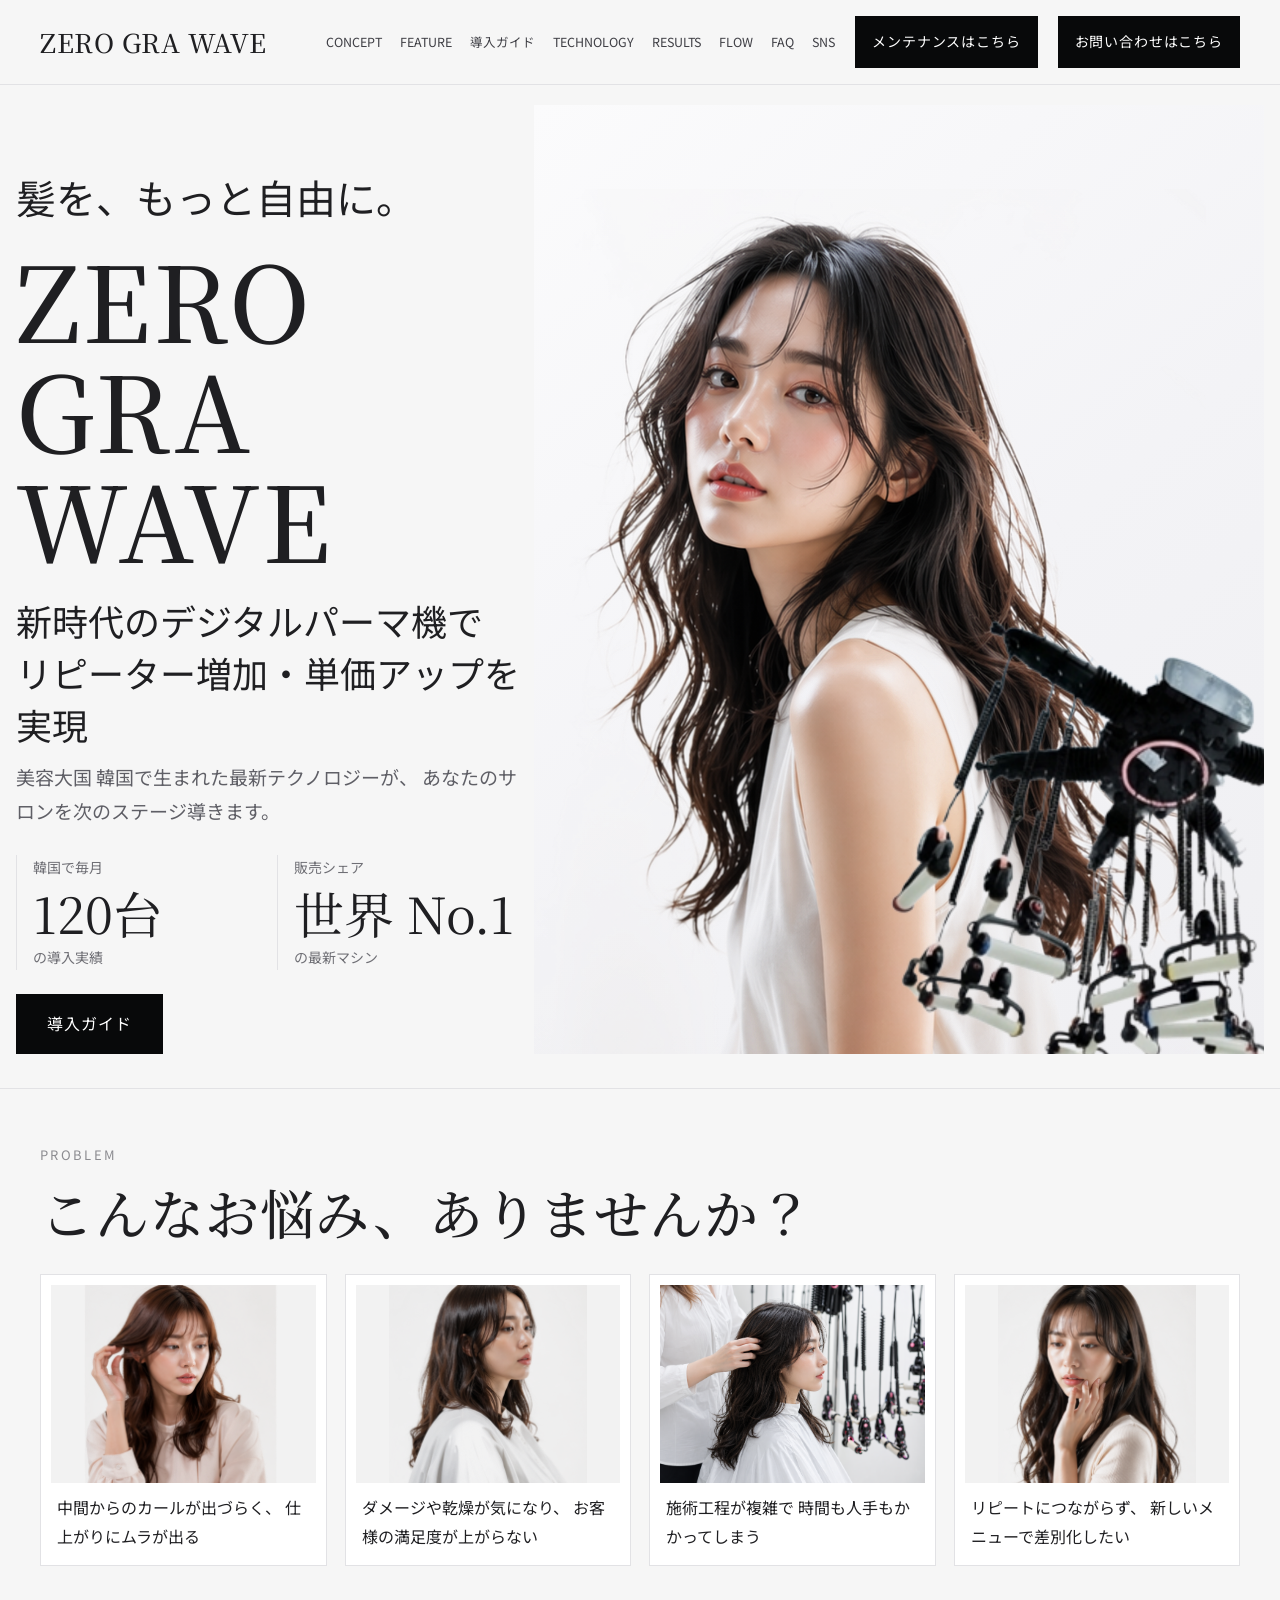
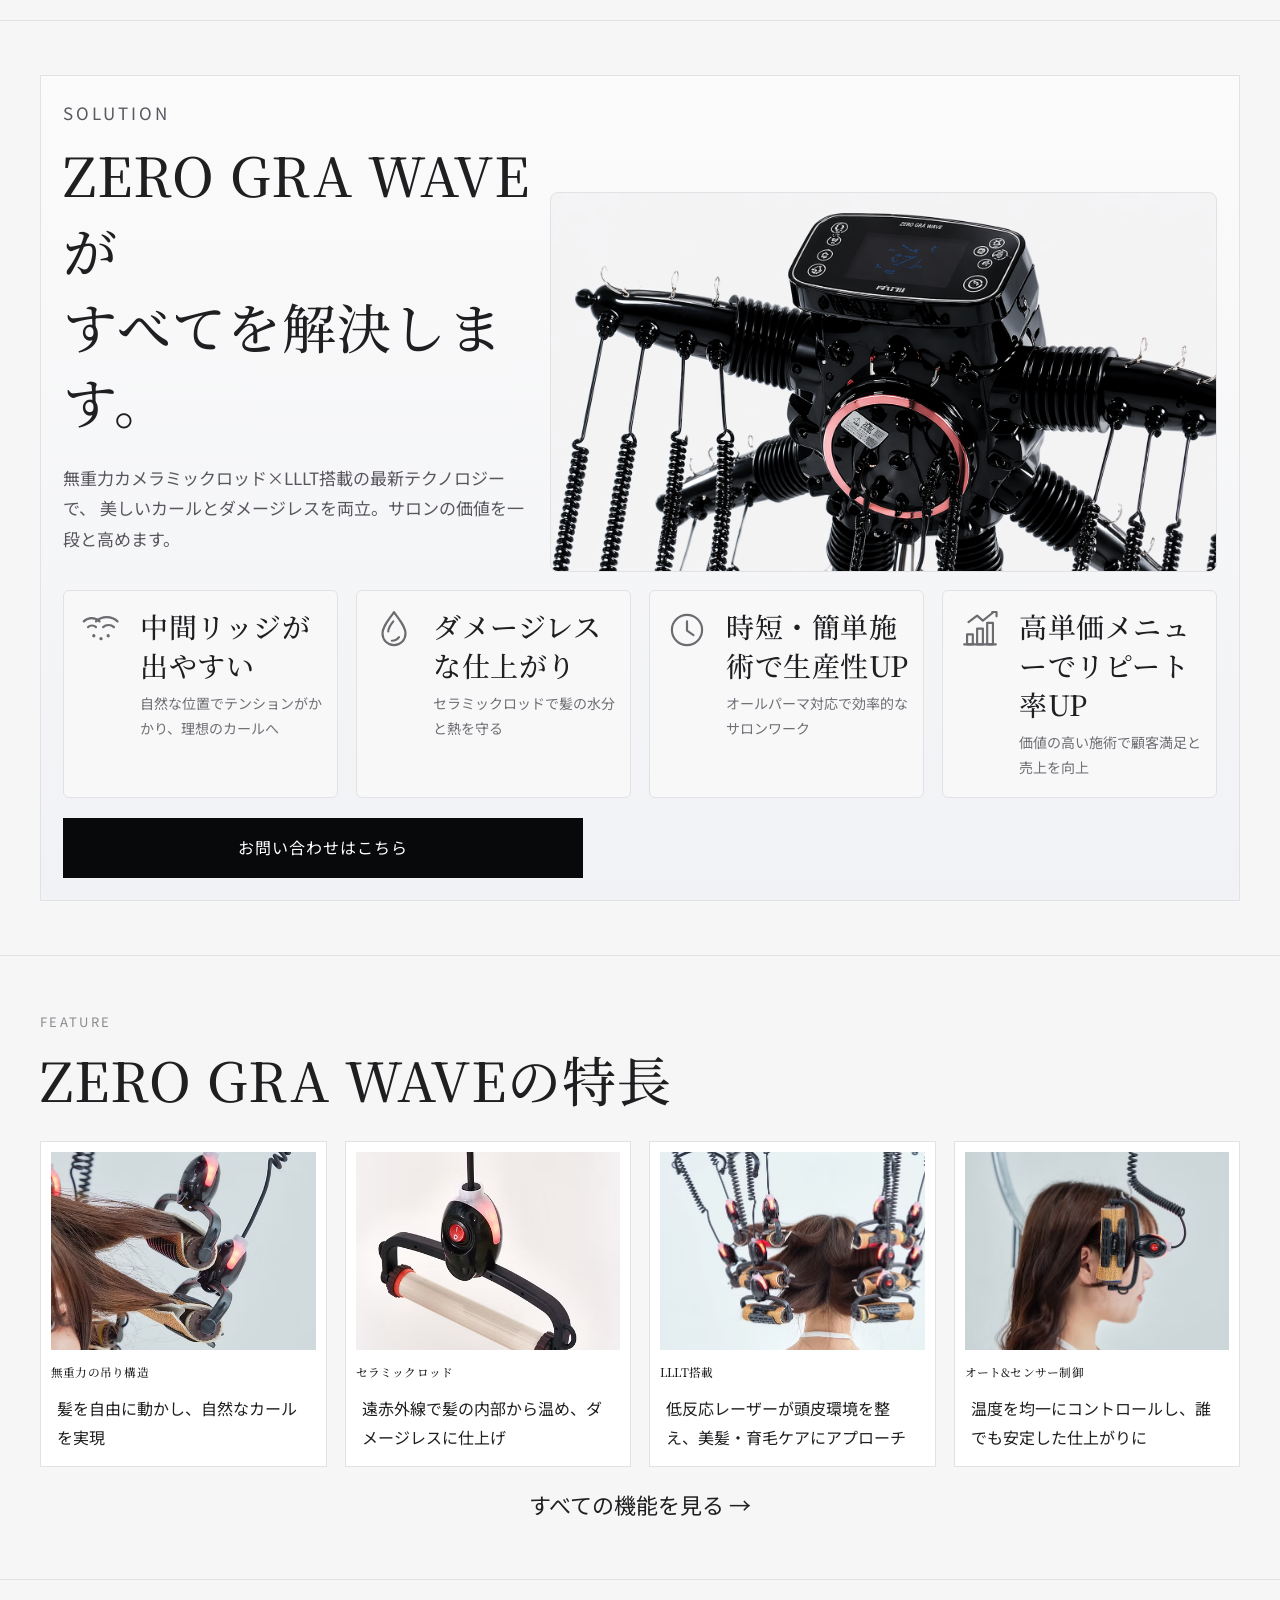
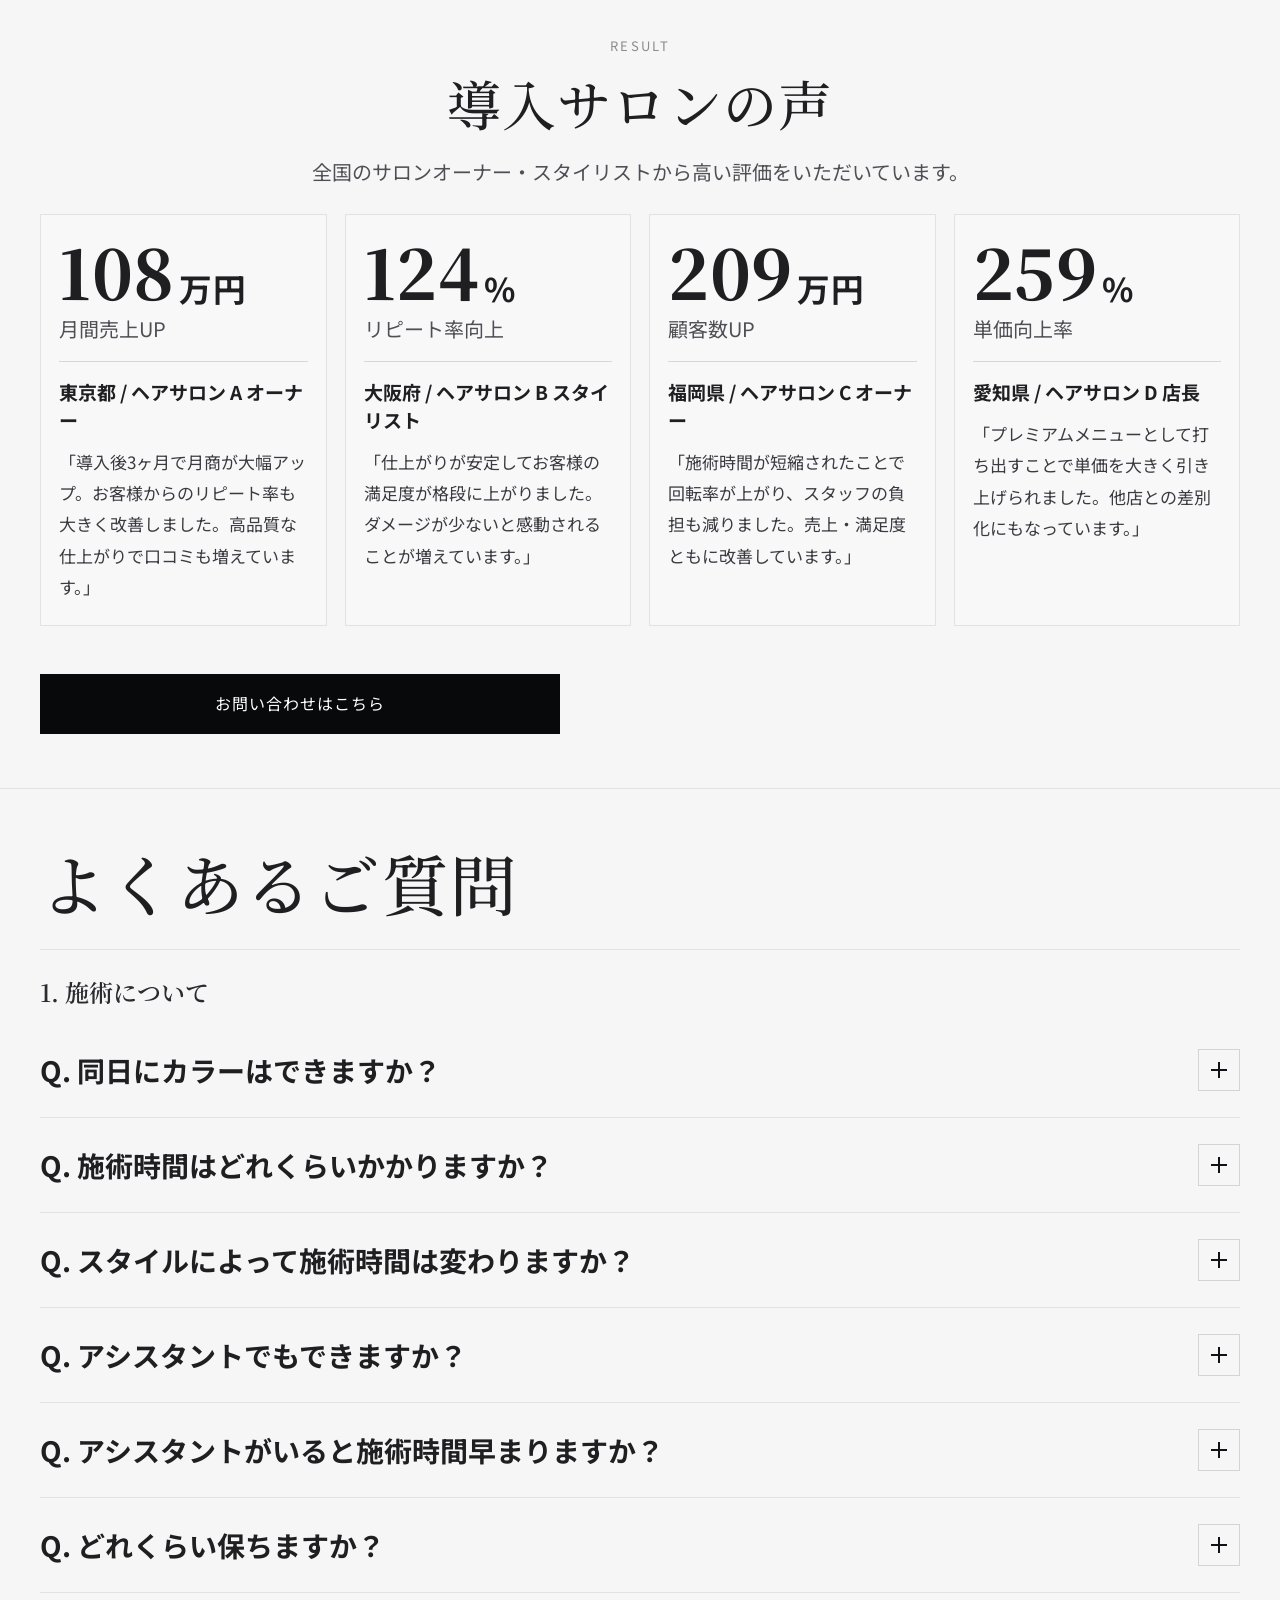
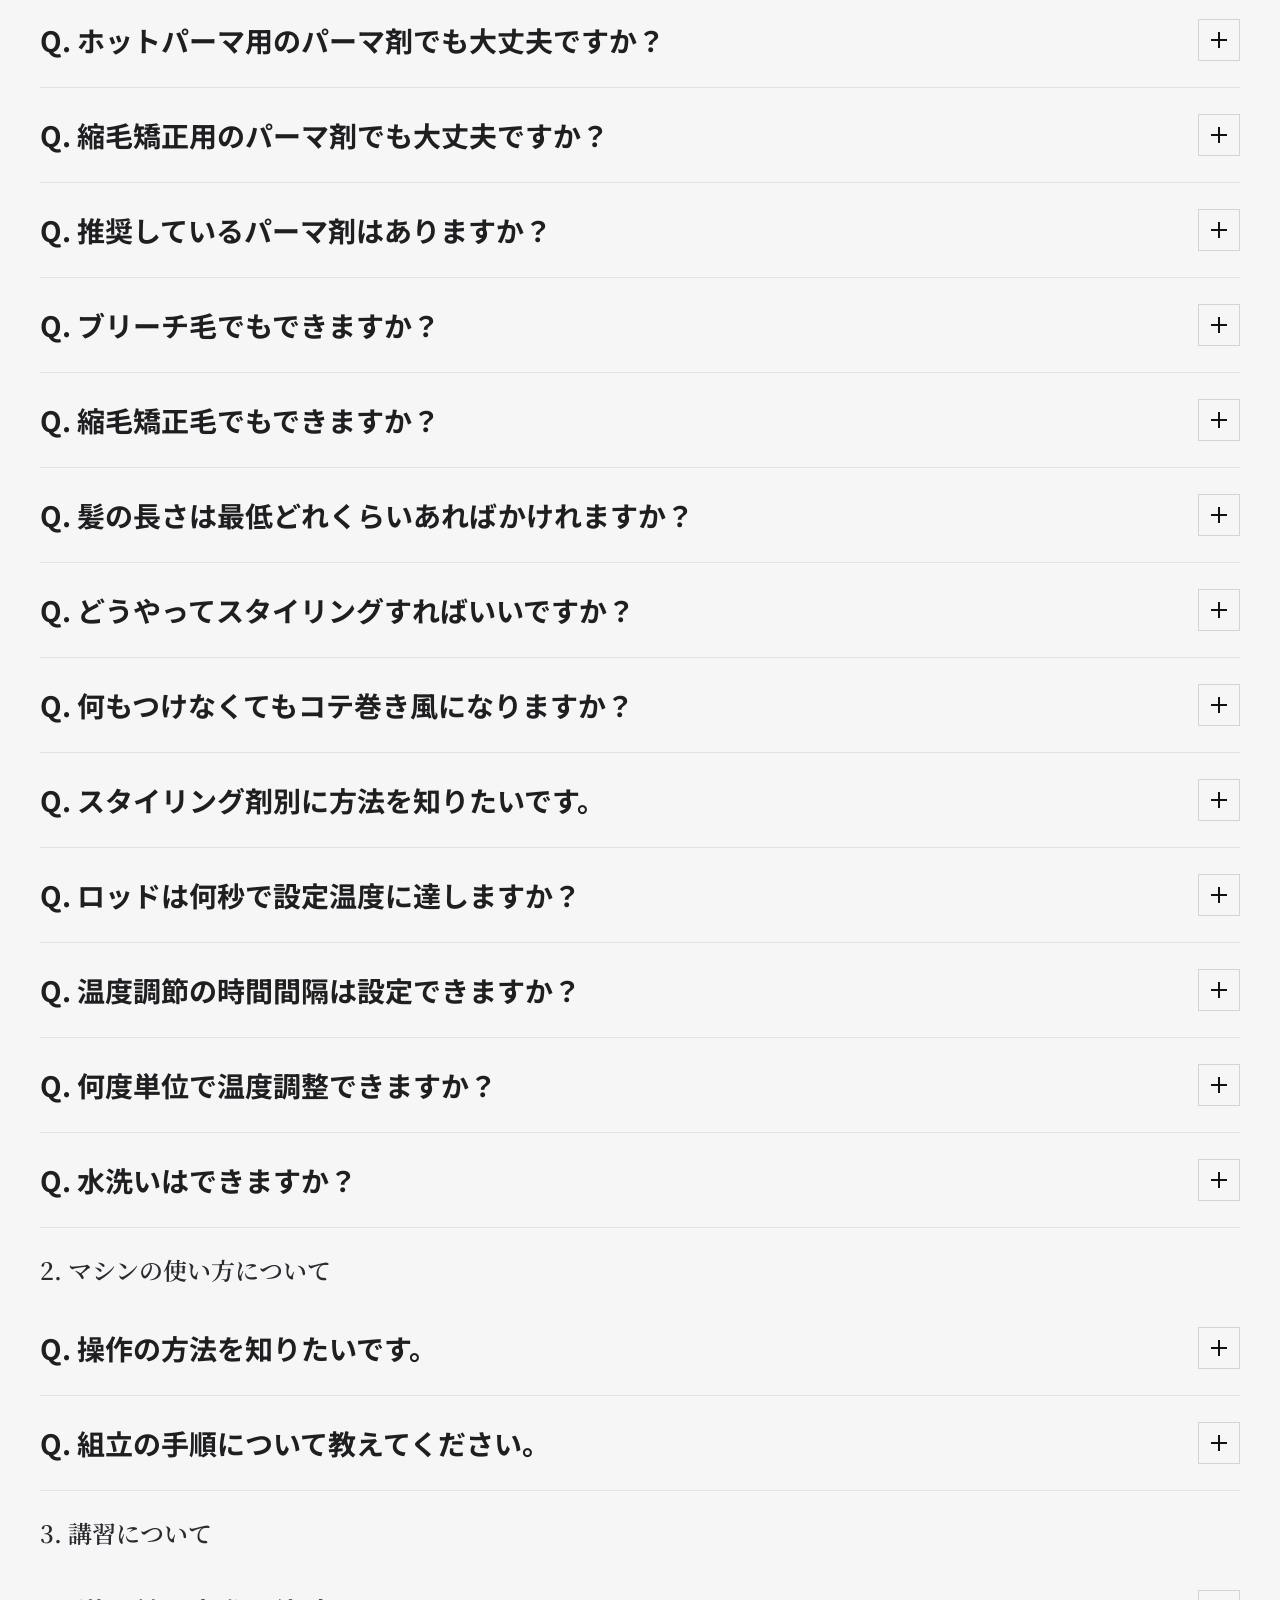
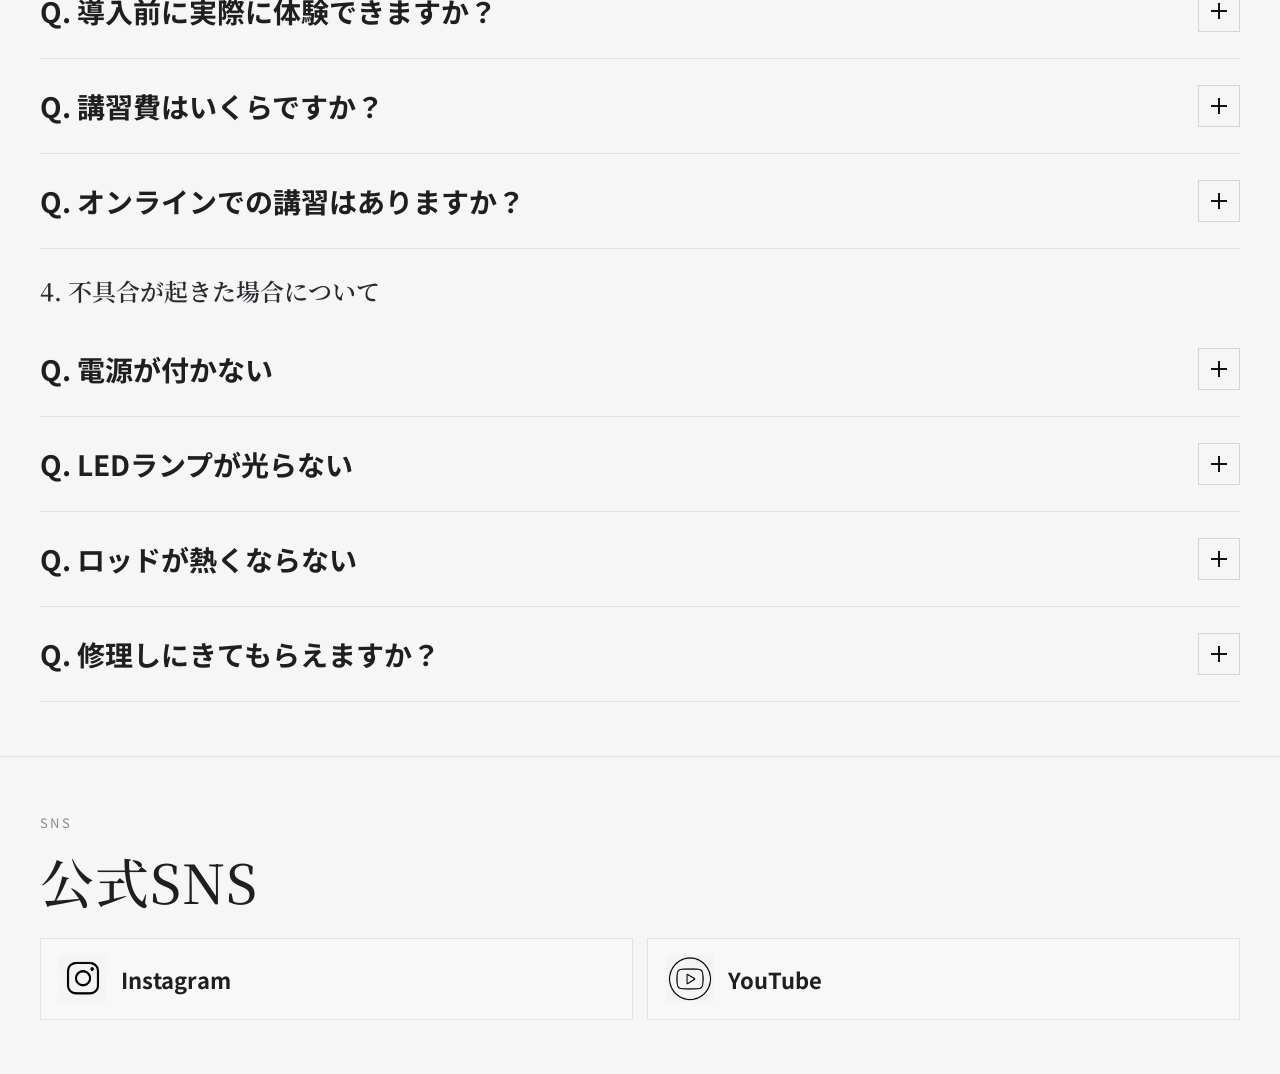
<file: zerogra_hp_codex/index.html>
﻿<!doctype html>
<html lang="ja">
<head>
  <meta charset="UTF-8" />
  <meta name="viewport" content="width=device-width, initial-scale=1.0" />
  <title>ZERO GRA WAVE</title>
  <link rel="preconnect" href="https://fonts.googleapis.com">
  <link rel="preconnect" href="https://fonts.gstatic.com" crossorigin>
  <link href="https://fonts.googleapis.com/css2?family=Noto+Serif+JP:wght@400;500;700&family=Noto+Sans+JP:wght@400;500;700&display=swap" rel="stylesheet">
  <link rel="stylesheet" href="./style.css" />
</head>
<body>
  <header class="site-header">
    <div class="container header-inner">
      <a class="logo" href="./index.html">ZERO GRA WAVE</a>
      <nav class="gnav" aria-label="グローバルナビゲーション">
        <a href="#concept">CONCEPT</a>
        <a href="#feature">FEATURE</a>
        <a href="./online-guide.html">導入ガイド</a>
        <a href="#technology">TECHNOLOGY</a>
        <a href="#results">RESULTS</a>
        <a href="#flow">FLOW</a>
        <a href="#faq">FAQ</a>
        <a href="#sns">SNS</a>
      </nav>
      <div class="mobile-quick-links" aria-label="モバイルクイックリンク" style="display:none;"></div>
      <a class="btn btn-sm btn-outline" href="./maintenance.html">メンテナンスはこちら</a>
      <a class="btn btn-sm" href="./contact.html">お問い合わせはこちら</a>
      <button class="menu-btn" aria-label="メニューを開く" aria-expanded="false" aria-controls="mobile-drawer">☰</button>
      <nav class="mobile-drawer" id="mobile-drawer" aria-label="モバイルメニュー">
        <a href="#concept">CONCEPT</a>
        <a href="#feature">FEATURE</a>
        <a href="./online-guide.html">導入ガイド</a>
        <a href="#technology">TECHNOLOGY</a>
        <a href="#results">RESULTS</a>
        <a href="#flow">FLOW</a>
        <a href="#faq">FAQ</a>
        <a href="#sns">SNS</a>
        <a href="./maintenance.html">メンテナンスはこちら</a>
        <a class="mobile-drawer-contact" href="./contact.html">お問い合わせはこちら</a>
      </nav>
    </div>
  </header>

  <main>
    <section class="hero" id="concept">
      <div class="container hero-grid">
        <div class="hero-copy">
          <p class="kicker">髪を、もっと自由に。</p>
          <h1>ZERO GRA<br />WAVE</h1>
          <p class="lead">新時代のデジタルパーマ機で<br />リピーター増加・単価アップを実現</p>
          <p class="sub">美容大国 韓国で生まれた最新テクノロジーが、
            あなたのサロンを次のステージ導きます。</p>

          <div class="stats">
            <div>
              <p class="stats-label">韓国で毎月</p>
              <p class="stats-num">120台</p>
              <p class="stats-label">の導入実績</p>
            </div>
            <div>
              <p class="stats-label">販売シェア</p>
              <p class="stats-num">世界 No.1</p>
              <p class="stats-label">の最新マシン</p>
            </div>
          </div>

          <a class="btn" href="./online-guide.html">導入ガイド</a>
        </div>

        <div class="hero-visual" aria-hidden="true">
          <div class="portrait"></div>
          <div class="machine"></div>
        </div>
      </div>
    </section>

    <section class="problem section-block" id="technology">
      <div class="container">
        <p class="section-label">PROBLEM</p>
        <h2>こんなお悩み、ありませんか？</h2>
        <div class="problem-grid">
          <article class="tile">
            <div class="thumb problem-1"></div>
            <p>中間からのカールが出づらく、
              仕上がりにムラが出る</p>
          </article>
          <article class="tile">
            <div class="thumb problem-2"></div>
            <p>ダメージや乾燥が気になり、
              お客様の満足度が上がらない</p>
          </article>
          <article class="tile">
            <div class="thumb problem-3"></div>
            <p>施術工程が複雑で
              時間も人手もかかってしまう</p>
          </article>
          <article class="tile">
            <div class="thumb problem-4"></div>
            <p>リピートにつながらず、
              新しいメニューで差別化したい</p>
          </article>
        </div>
      </div>
    </section>

    <section class="solution section-block" id="flow">
      <div class="container solution-wrap">
        <div class="solution-top">
          <div class="solution-head">
            <p class="section-label">SOLUTION</p>
            <h2>ZERO GRA WAVEが<br />すべてを解決します。</h2>
            <p>無重力カメラミックロッド×LLLT搭載の最新テクノロジーで、
              美しいカールとダメージレスを両立。サロンの価値を一段と高めます。</p>
          </div>
          <div class="solution-machine" aria-hidden="true"></div>
        </div>

        <div class="benefit-grid">
          <article>
            <div class="benefit-item">
              <img src="./assets/icons/icon-ridge.svg" alt="" />
              <div>
                <h3>中間リッジが出やすい</h3>
                <p>自然な位置でテンションがかかり、理想のカールへ</p>
              </div>
            </div>
          </article>
          <article>
            <div class="benefit-item">
              <img src="./assets/icons/icon-drop.svg" alt="" />
              <div>
                <h3>ダメージレスな仕上がり</h3>
                <p>セラミックロッドで髪の水分と熱を守る</p>
              </div>
            </div>
          </article>
          <article>
            <div class="benefit-item">
              <img src="./assets/icons/icon-clock.svg" alt="" />
              <div>
                <h3>時短・簡単施術で生産性UP</h3>
                <p>オールパーマ対応で効率的なサロンワーク</p>
              </div>
            </div>
          </article>
          <article>
            <div class="benefit-item">
              <img src="./assets/icons/icon-growth.svg" alt="" />
              <div>
                <h3>高単価メニューでリピート率UP</h3>
                <p>価値の高い施術で顧客満足と売上を向上</p>
              </div>
            </div>
          </article>
        </div>

        <a class="btn btn-wide" href="./contact.html">お問い合わせはこちら</a>
      </div>
    </section>

    <section class="feature section-block" id="feature">
      <div class="container">
        <p class="section-label">FEATURE</p>
        <h2>ZERO GRA WAVEの特長</h2>
        <div class="feature-grid">
          <article class="card">
            <div class="thumb feature-1"></div>
            <div class="card-copy">
              <h3>無重力の吊り構造</h3>
              <p>髪を自由に動かし、自然なカールを実現</p>
            </div>
          </article>
          <article class="card">
            <div class="thumb feature-2"></div>
            <div class="card-copy">
              <h3>セラミックロッド</h3>
              <p>遠赤外線で髪の内部から温め、ダメージレスに仕上げ</p>
            </div>
          </article>
          <article class="card">
            <div class="thumb feature-3"></div>
            <div class="card-copy">
              <h3>LLLT搭載</h3>
              <p>低反応レーザーが頭皮環境を整え、美髪・育毛ケアにアプローチ</p>
            </div>
          </article>
          <article class="card">
            <div class="thumb feature-4"></div>
            <div class="card-copy">
              <h3>オート&センサー制御</h3>
              <p>温度を均一にコントロールし、誰でも安定した仕上がりに</p>
            </div>
          </article>
        </div>
        <a class="text-link" href="#">すべての機能を見る →</a>
      </div>
    </section>

    <section class="results section-block" id="results">
      <div class="container">
        <p class="section-label">RESULT</p>
        <h2>導入サロンの声</h2>
        <p class="results-intro">全国のサロンオーナー・スタイリストから高い評価をいただいています。</p>
        <div class="results-grid">
          <article class="voice">
            <p class="result-metric">108<span>万円</span></p>
            <p class="result-label">月間売上UP</p>
            <p class="result-owner">東京都 / ヘアサロン A オーナー</p>
            <p class="result-quote">「導入後3ヶ月で月商が大幅アップ。お客様からのリピート率も大きく改善しました。高品質な仕上がりで口コミも増えています。」</p>
          </article>
          <article class="voice">
            <p class="result-metric">124<span>%</span></p>
            <p class="result-label">リピート率向上</p>
            <p class="result-owner">大阪府 / ヘアサロン B スタイリスト</p>
            <p class="result-quote">「仕上がりが安定してお客様の満足度が格段に上がりました。ダメージが少ないと感動されることが増えています。」</p>
          </article>
          <article class="voice">
            <p class="result-metric">209<span>万円</span></p>
            <p class="result-label">顧客数UP</p>
            <p class="result-owner">福岡県 / ヘアサロン C オーナー</p>
            <p class="result-quote">「施術時間が短縮されたことで回転率が上がり、スタッフの負担も減りました。売上・満足度ともに改善しています。」</p>
          </article>
          <article class="voice">
            <p class="result-metric">259<span>%</span></p>
            <p class="result-label">単価向上率</p>
            <p class="result-owner">愛知県 / ヘアサロン D 店長</p>
            <p class="result-quote">「プレミアムメニューとして打ち出すことで単価を大きく引き上げられました。他店との差別化にもなっています。」</p>
          </article>
        </div>

        <div class="cta-last">
          <a class="btn btn-wide" href="./contact.html">お問い合わせはこちら</a>
        </div>
      </div>
    </section>

    <section class="faq section-block" id="faq">
      <div class="container">
        <h2>よくあるご質問</h2>

        <div class="faq-list">
          <p class="faq-group-title">1. 施術について</p>

          <details class="faq-item">
            <summary>
              <span class="faq-question">Q. 同日にカラーはできますか？</span>
              <span class="faq-toggle" aria-hidden="true"></span>
            </summary>
            <div class="faq-answer">
              A. 可能です。トーンダウン〜明度そのままは同日可能です。かなりのトーンアップの場合は明度別の日がおすすめです。
            </div>
          </details>

          <details class="faq-item">
            <summary>
              <span class="faq-question">Q. 施術時間はどれくらいかかりますか？</span>
              <span class="faq-toggle" aria-hidden="true"></span>
            </summary>
            <div class="faq-answer">
              A. カットとパーマで2h〜3h程度です。
            </div>
          </details>

          <details class="faq-item">
            <summary>
              <span class="faq-question">Q. スタイルによって施術時間は変わりますか？</span>
              <span class="faq-toggle" aria-hidden="true"></span>
            </summary>
            <div class="faq-answer">
              A. ロッド数や薬剤放置時間、レングスによるドライの時間により多少の変動があるかと思います。
            </div>
          </details>

          <details class="faq-item">
            <summary>
              <span class="faq-question">Q. アシスタントでもできますか？</span>
              <span class="faq-toggle" aria-hidden="true"></span>
            </summary>
            <div class="faq-answer">
              A. ワインディング、毛髪診断が出来れば可能です。（ベースカットは別）
            </div>
          </details>

          <details class="faq-item">
            <summary>
              <span class="faq-question">Q. アシスタントがいると施術時間早まりますか？</span>
              <span class="faq-toggle" aria-hidden="true"></span>
            </summary>
            <div class="faq-answer">
              A. アシスタントの有無にあまり関わらないですが2人でのワインディングや塗布によるスピードアップは見込めます。
            </div>
          </details>

          <details class="faq-item">
            <summary>
              <span class="faq-question">Q. どれくらい保ちますか？</span>
              <span class="faq-toggle" aria-hidden="true"></span>
            </summary>
            <div class="faq-answer">
              A. 4ヶ月〜6ヶ月です（ホームケアの方法やスタイルによって変わります）。
            </div>
          </details>

          <details class="faq-item">
            <summary>
              <span class="faq-question">Q. ホットパーマ用のパーマ剤でも大丈夫ですか？</span>
              <span class="faq-toggle" aria-hidden="true"></span>
            </summary>
            <div class="faq-answer">
              A. メーカー推奨のデジタルパーマ可能なものであれば可能です。つけ巻きは故障の原因となる為お控えください。
            </div>
          </details>

          <details class="faq-item">
            <summary>
              <span class="faq-question">Q. 縮毛矯正用のパーマ剤でも大丈夫ですか？</span>
              <span class="faq-toggle" aria-hidden="true"></span>
            </summary>
            <div class="faq-answer">
              A. 使い慣れた物をご使用ください。またはディーラー様へお問い合わせください。
            </div>
          </details>

          <details class="faq-item">
            <summary>
              <span class="faq-question">Q. 推奨しているパーマ剤はありますか？</span>
              <span class="faq-toggle" aria-hidden="true"></span>
            </summary>
            <div class="faq-answer">
              A. 使い慣れた物をご使用ください。またはディーラー様へお問い合わせください。
            </div>
          </details>

          <details class="faq-item">
            <summary>
              <span class="faq-question">Q. ブリーチ毛でもできますか？</span>
              <span class="faq-toggle" aria-hidden="true"></span>
            </summary>
            <div class="faq-answer">
              A. お勧めはしないです。痛むリスクが高く薬剤選定がかなり難しいです。
            </div>
          </details>

          <details class="faq-item">
            <summary>
              <span class="faq-question">Q. 縮毛矯正毛でもできますか？</span>
              <span class="faq-toggle" aria-hidden="true"></span>
            </summary>
            <div class="faq-answer">
              A. お勧めはしないです。痛むリスクが高く薬剤選定がかなり難しいです。
            </div>
          </details>

          <details class="faq-item">
            <summary>
              <span class="faq-question">Q. 髪の長さは最低どれくらいあればかけれますか？</span>
              <span class="faq-toggle" aria-hidden="true"></span>
            </summary>
            <div class="faq-answer">
              A. 無重力状態で施術できる長さが必要なのでミディアムヘアロングヘアおすすめです。
            </div>
          </details>

          <details class="faq-item">
            <summary>
              <span class="faq-question">Q. どうやってスタイリングすればいいですか？</span>
              <span class="faq-toggle" aria-hidden="true"></span>
            </summary>
            <div class="faq-answer">
              A. 内巻きや外巻きに捻ってブローするだけなので簡単です。（仕上げに好みでスタイリング剤つけると尚良いです）コテ巻き風に仕上げるにはオイル、トリートメントムースがおすすめです。
            </div>
          </details>

          <details class="faq-item">
            <summary>
              <span class="faq-question">Q. 何もつけなくてもコテ巻き風になりますか？</span>
              <span class="faq-toggle" aria-hidden="true"></span>
            </summary>
            <div class="faq-answer">
              A. コテで巻いた後にもスタイリング剤をつけるように、スタイリング剤をつけることによってより綺麗なカールやおしゃれな質感をキープしやすくなります。どれも正解です！好みのスタイリング力や質感、によって使い分けていただいて大丈夫です。
            </div>
          </details>

          <details class="faq-item">
            <summary>
              <span class="faq-question">Q. スタイリング剤別に方法を知りたいです。</span>
              <span class="faq-toggle" aria-hidden="true"></span>
            </summary>
            <div class="faq-answer">
              A.
              <ul>
                <li>【オイルの場合】トリートメントオイルでナチュラルな艶感、ウェット感が欲しければスタイリングオイルがおすすめです。</li>
                <li>【クリームの場合】クリームも◎柔らかい質感が好みであればミルク状のクリーム、リッジが欲しければバームなどもおすすめです。</li>
                <li>【ムースの場合】水分が多いムースは1番カールが出やすく、仕上げが苦手な方でも簡単に出しやすくおすすめです。トリートメントムースだとパリッと固まらずに柔らかい手触りで、よりクオリティの高い、リッジのあるコテ巻き風スタイルに仕上がってくれます。</li>
              </ul>
            </div>
          </details>

          <details class="faq-item">
            <summary>
              <span class="faq-question">Q. ロッドは何秒で設定温度に達しますか？</span>
              <span class="faq-toggle" aria-hidden="true"></span>
            </summary>
            <div class="faq-answer">
              A. 約60秒程度で設定温度に到達します。
            </div>
          </details>

          <details class="faq-item">
            <summary>
              <span class="faq-question">Q. 温度調節の時間間隔は設定できますか？</span>
              <span class="faq-toggle" aria-hidden="true"></span>
            </summary>
            <div class="faq-answer">
              A. 1分単位で設定可能です。
            </div>
          </details>

          <details class="faq-item">
            <summary>
              <span class="faq-question">Q. 何度単位で温度調整できますか？</span>
              <span class="faq-toggle" aria-hidden="true"></span>
            </summary>
            <div class="faq-answer">
              A. 5度単位で設定可能です。
            </div>
          </details>

          <details class="faq-item">
            <summary>
              <span class="faq-question">Q. 水洗いはできますか？</span>
              <span class="faq-toggle" aria-hidden="true"></span>
            </summary>
            <div class="faq-answer">
              A. 出来ません。防水機能はございません。
            </div>
          </details>

          <p class="faq-group-title">2. マシンの使い方について</p>

          <details class="faq-item">
            <summary>
              <span class="faq-question">Q. 操作の方法を知りたいです。</span>
              <span class="faq-toggle" aria-hidden="true"></span>
            </summary>
            <div class="faq-answer">
              A. サイト内の動画リンクよりご確認ください。
            </div>
          </details>

          <details class="faq-item">
            <summary>
              <span class="faq-question">Q. 組立の手順について教えてください。</span>
              <span class="faq-toggle" aria-hidden="true"></span>
            </summary>
            <div class="faq-answer">
              A. サイト内の動画リンクよりご確認ください。
            </div>
          </details>

          <p class="faq-group-title">3. 講習について</p>

          <details class="faq-item">
            <summary>
              <span class="faq-question">Q. 導入前に実際に体験できますか？</span>
              <span class="faq-toggle" aria-hidden="true"></span>
            </summary>
            <div class="faq-answer">
              A. 正規代理店へお問い合わせください。
            </div>
          </details>

          <details class="faq-item">
            <summary>
              <span class="faq-question">Q. 講習費はいくらですか？</span>
              <span class="faq-toggle" aria-hidden="true"></span>
            </summary>
            <div class="faq-answer">
              A. 正規代理店へお問い合わせください。
            </div>
          </details>

          <details class="faq-item">
            <summary>
              <span class="faq-question">Q. オンラインでの講習はありますか？</span>
              <span class="faq-toggle" aria-hidden="true"></span>
            </summary>
            <div class="faq-answer">
              A. 現在準備中です。
            </div>
          </details>

          <p class="faq-group-title">4. 不具合が起きた場合について</p>

          <details class="faq-item">
            <summary>
              <span class="faq-question">Q. 電源が付かない</span>
              <span class="faq-toggle" aria-hidden="true"></span>
            </summary>
            <div class="faq-answer">
              A. コンセントが差さっているかご確認下さい。
            </div>
          </details>

          <details class="faq-item">
            <summary>
              <span class="faq-question">Q. LEDランプが光らない</span>
              <span class="faq-toggle" aria-hidden="true"></span>
            </summary>
            <div class="faq-answer">
              A. ロッドの左右がきちんと差し込まれているかご確認ください。
            </div>
          </details>

          <details class="faq-item">
            <summary>
              <span class="faq-question">Q. ロッドが熱くならない</span>
              <span class="faq-toggle" aria-hidden="true"></span>
            </summary>
            <div class="faq-answer">
              A. ロッドの左右がきちんと差し込まれているかご確認ください。
            </div>
          </details>

          <details class="faq-item">
            <summary>
              <span class="faq-question">Q. 修理しにきてもらえますか？</span>
              <span class="faq-toggle" aria-hidden="true"></span>
            </summary>
            <div class="faq-answer">
              A. 故障かなと思った場合、まずは購入された販売会社へ問い合わせをお願いします。本体の故障の場合は代替品と交換致します。
            </div>
          </details>
        </div>
      </div>
    </section>

    <section class="sns section-block" id="sns">
      <div class="container">
        <p class="section-label">SNS</p>
        <h2>公式SNS</h2>
        <div class="sns-grid">
          <a class="sns-card" href="https://www.instagram.com/zero_gra_wave/" target="_blank" rel="noopener noreferrer">
            <img src="./assets/icons/sns-instagram.png" alt="Instagram" />
            <span>Instagram</span>
          </a>
          <a class="sns-card" href="https://www.youtube.com/@ZEROGRAWAVE-qj7wd" target="_blank" rel="noopener noreferrer">
            <img src="./assets/icons/sns-youtube.png" alt="YouTube" />
            <span>YouTube</span>
          </a>
        </div>
      </div>
    </section>
  </main>
  <script>
    (() => {
      const btn = document.querySelector('.menu-btn');
      const drawer = document.querySelector('.mobile-drawer');
      if (btn && drawer) {
        btn.addEventListener('click', () => {
          const open = document.body.classList.toggle('menu-open');
          btn.setAttribute('aria-expanded', open ? 'true' : 'false');
        });
        drawer.querySelectorAll('a').forEach((a) => {
          a.addEventListener('click', () => {
            document.body.classList.remove('menu-open');
            btn.setAttribute('aria-expanded', 'false');
          });
        });
      }

      if (location.hash === '#') {
        history.replaceState(null, '', location.pathname + location.search);
        window.scrollTo(0, 0);
      }
    })();
  </script>
</body>
</html>
</file>
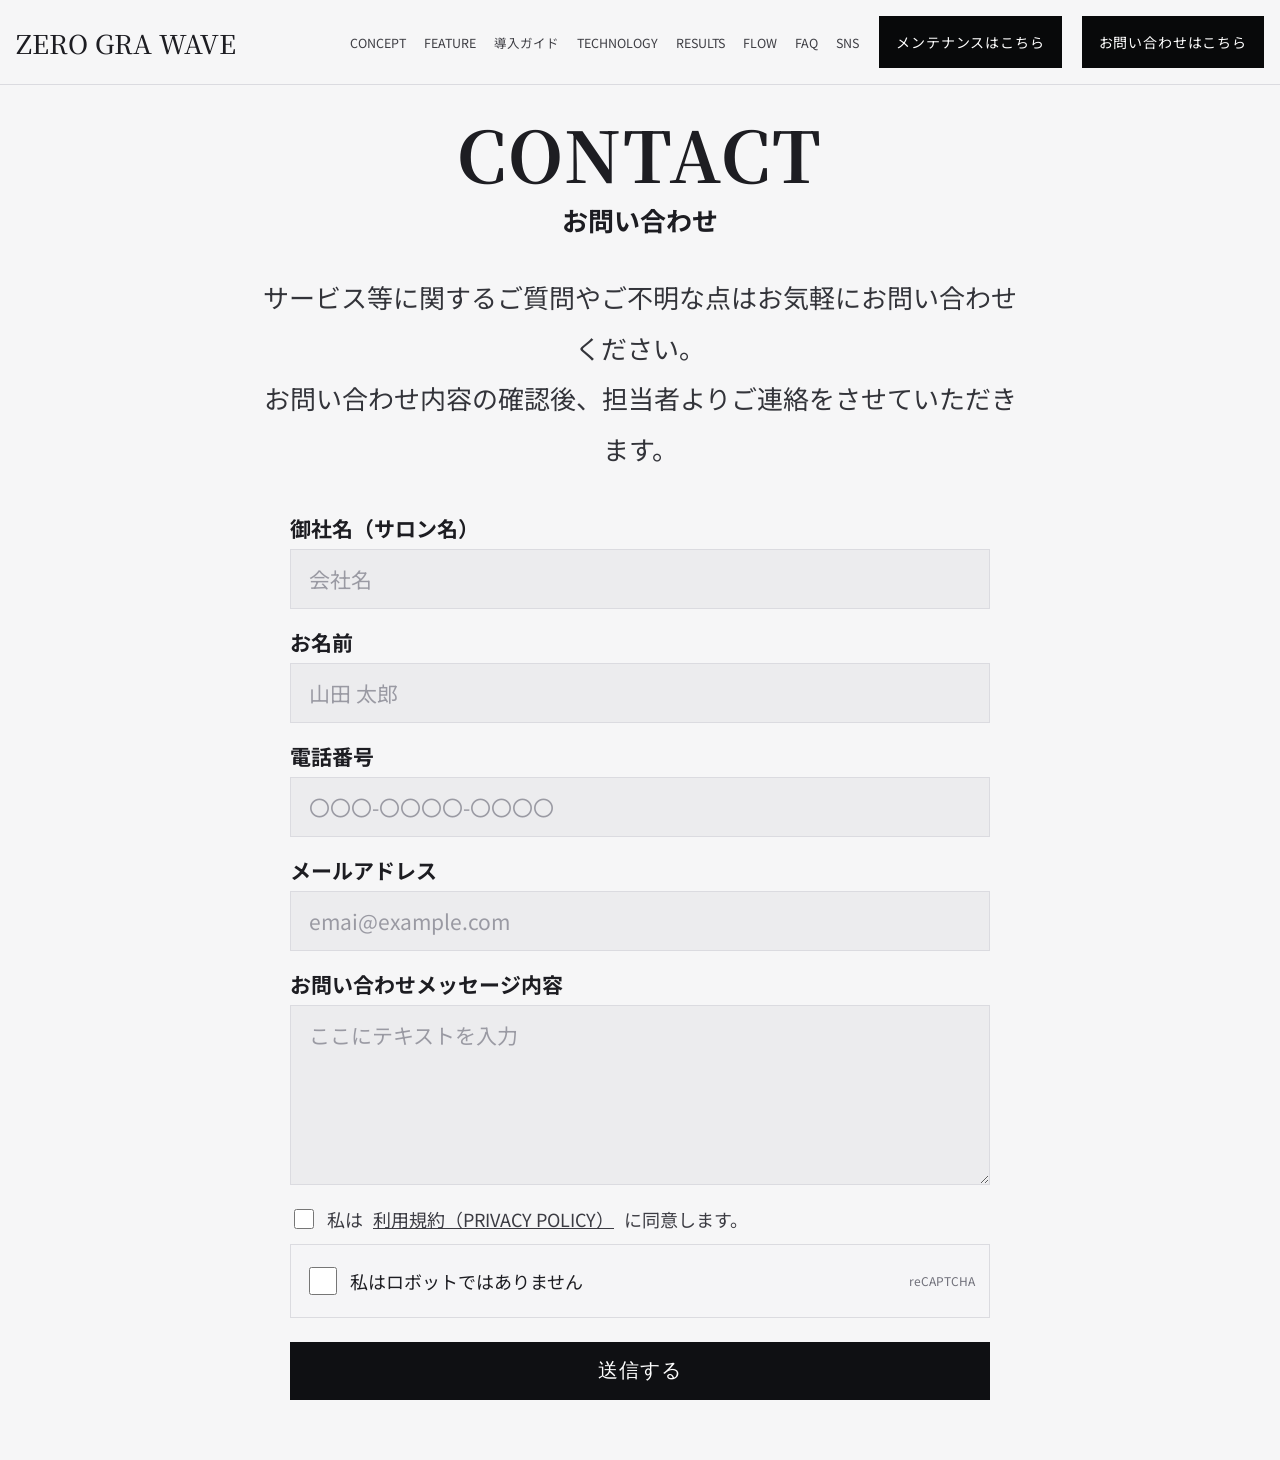
<file: zerogra_hp_codex/contact.html>
﻿<!doctype html>
<html lang="ja">
<head>
  <meta charset="UTF-8" />
  <meta name="viewport" content="width=device-width, initial-scale=1.0" />
  <title>CONTACT | ZERO GRA WAVE</title>
  <link rel="preconnect" href="https://fonts.googleapis.com">
  <link rel="preconnect" href="https://fonts.gstatic.com" crossorigin>
  <link href="https://fonts.googleapis.com/css2?family=Noto+Serif+JP:wght@400;500;700&family=Noto+Sans+JP:wght@400;500;700&display=swap" rel="stylesheet">
  <link rel="stylesheet" href="./contact.css" />
</head>
<body>
  <header class="site-header">
    <div class="container header-inner">
      <a class="logo" href="./index.html">ZERO GRA WAVE</a>
      <nav class="gnav" aria-label="グローバルナビゲーション">
        <a href="./index.html#concept">CONCEPT</a>
        <a href="./index.html#feature">FEATURE</a>
        <a href="./online-guide.html">導入ガイド</a>
        <a href="./index.html#technology">TECHNOLOGY</a>
        <a href="./index.html#results">RESULTS</a>
        <a href="./index.html#flow">FLOW</a>
        <a href="./index.html#faq">FAQ</a>
        <a href="./index.html#sns">SNS</a>
      </nav>
      <div class="mobile-quick-links" aria-label="モバイルクイックリンク" style="display:none;"></div>
      <a class="btn btn-sm btn-outline" href="./maintenance.html">メンテナンスはこちら</a>
      <a class="btn btn-sm" href="./contact.html">お問い合わせはこちら</a>
      <button class="menu-btn" id="menu-btn" aria-label="メニューを開く" aria-expanded="false">☰</button>
      <nav class="mobile-drawer" id="mobile-drawer" aria-label="モバイルメニュー">
        <a href="./index.html#concept">CONCEPT</a>
        <a href="./index.html#feature">FEATURE</a>
        <a href="./online-guide.html">導入ガイド</a>
        <a href="./index.html#technology">TECHNOLOGY</a>
        <a href="./index.html#results">RESULTS</a>
        <a href="./index.html#flow">FLOW</a>
        <a href="./index.html#faq">FAQ</a>
        <a href="./index.html#sns">SNS</a>
        <a href="./maintenance.html">メンテナンスはこちら</a>
        <a class="mobile-drawer-contact" href="./contact.html">お問い合わせはこちら</a>
      </nav>
    </div>
  </header>

  <main class="contact-page">
    <section class="contact-head">
      <h1>CONTACT</h1>
      <p class="subtitle">お問い合わせ</p>
      <p class="lead">
        サービス等に関するご質問やご不明な点はお気軽にお問い合わせください。<br />
        お問い合わせ内容の確認後、担当者よりご連絡をさせていただきます。
      </p>
    </section>

    <section class="contact-form-wrap">
      <form class="contact-form" action="https://formsubmit.co/info@zerograwave.com" method="POST">
        <input type="hidden" name="_subject" value="ZERO GRA WAVE お問い合わせ" />
        <input type="hidden" name="_template" value="table" />
        <input type="hidden" name="_next" value="./thanks.html" />
        <div class="form-group">
          <label for="company">御社名（サロン名）</label>
          <input id="company" name="company" type="text" placeholder="会社名" />
        </div>

        <div class="form-group">
          <label for="name">お名前</label>
          <input id="name" name="name" type="text" placeholder="山田 太郎" />
        </div>

        <div class="form-group">
          <label for="tel">電話番号</label>
          <input id="tel" name="tel" type="tel" placeholder="〇〇〇-〇〇〇〇-〇〇〇〇" />
        </div>

        <div class="form-group">
          <label for="email">メールアドレス</label>
          <input id="email" name="email" type="email" placeholder="emai@example.com" />
        </div>

        <div class="form-group">
          <label for="message">お問い合わせメッセージ内容</label>
          <textarea id="message" name="message" placeholder="ここにテキストを入力"></textarea>
        </div>

        <div class="form-consent">
          <div class="check-row">
            <input id="agree-policy" name="agree_policy" type="checkbox" value="同意する" required />
            <label for="agree-policy">私は</label>
            <a class="policy-link" href="./privacy.html">利用規約（PRIVACY POLICY）</a>
            <span>に同意します。</span>
          </div>
        </div>

        <div class="robot-box">
          <label class="robot-check" for="not-robot">
            <input id="not-robot" name="not_robot" type="checkbox" value="確認済み" required />
            <span>私はロボットではありません</span>
          </label>
          <span class="robot-brand">reCAPTCHA</span>
        </div>

        <div class="form-actions">
          <button type="submit">送信する</button>
        </div>
      </form>
    </section>
  </main>
  <script>
    const btn = document.getElementById('menu-btn');
    const drawer = document.getElementById('mobile-drawer');
    btn.addEventListener('click', () => {
      const open = document.body.classList.toggle('menu-open');
      btn.setAttribute('aria-expanded', open);
      btn.textContent = open ? '✕' : '☰';
    });
    drawer.querySelectorAll('a').forEach(a => {
      a.addEventListener('click', () => {
        document.body.classList.remove('menu-open');
        btn.setAttribute('aria-expanded', 'false');
        btn.textContent = '☰';
      });
    });
  </script>
</body>
</html>
</file>
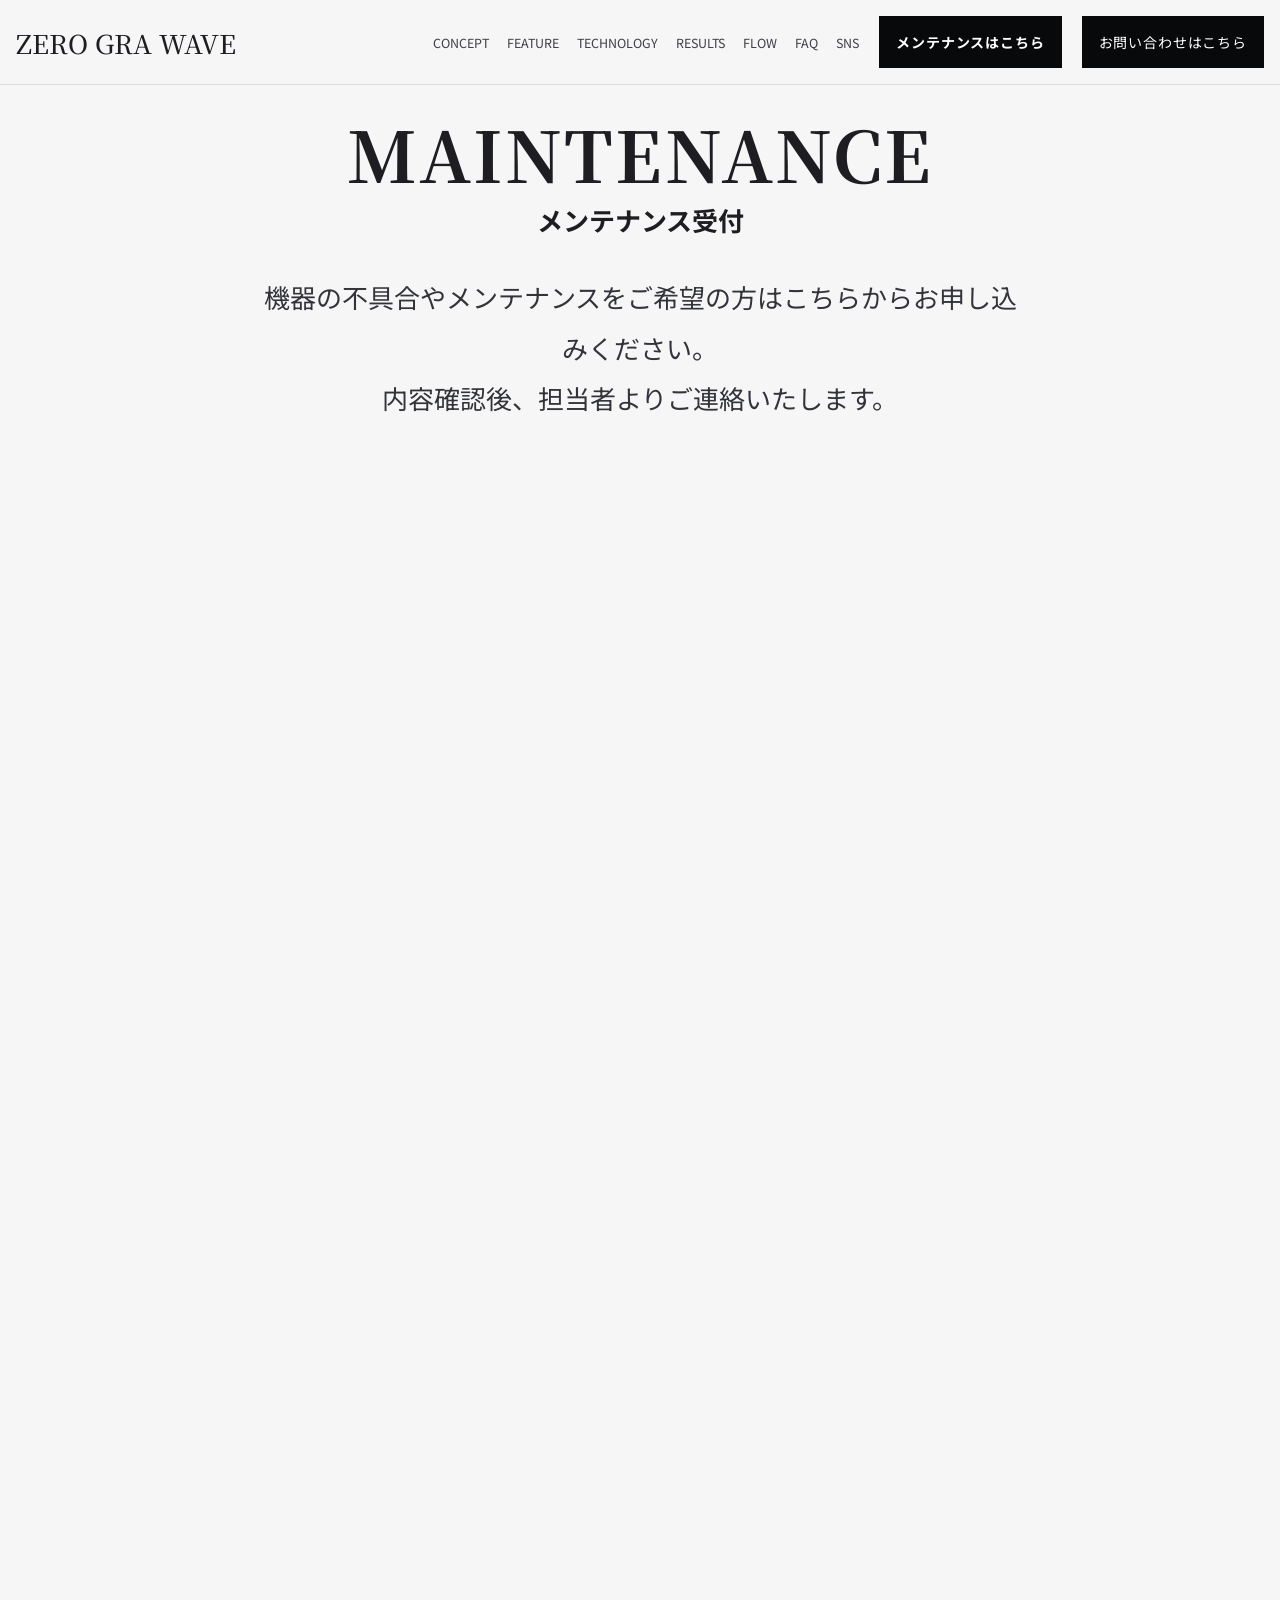
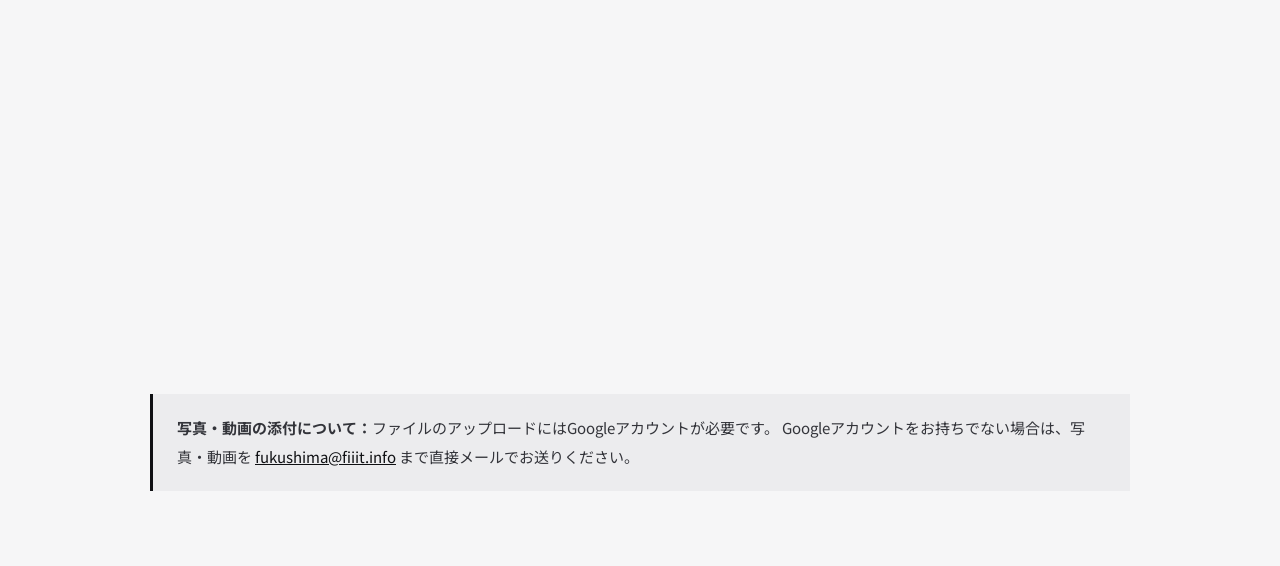
<file: zerogra_hp_codex/maintenance.html>
<!doctype html>
<html lang="ja">
<head>
  <meta charset="UTF-8" />
  <meta name="viewport" content="width=device-width, initial-scale=1.0" />
  <title>MAINTENANCE | ZERO GRA WAVE</title>
  <link rel="preconnect" href="https://fonts.googleapis.com">
  <link rel="preconnect" href="https://fonts.gstatic.com" crossorigin>
  <link href="https://fonts.googleapis.com/css2?family=Noto+Serif+JP:wght@400;500;700&family=Noto+Sans+JP:wght@400;500;700&display=swap" rel="stylesheet">
  <link rel="stylesheet" href="./contact.css" />
  <style>
    .form-iframe-wrap {
      margin-top: 38px;
    }
    .form-iframe-wrap iframe {
      width: 100%;
      min-height: 1500px;
      border: none;
      display: block;
    }
    .note-google-account {
      margin-top: 32px;
      padding: 20px 24px;
      background: #ececee;
      border-left: 3px solid #0f1013;
      font-size: 1.5rem;
      line-height: 1.9;
      color: #33343a;
    }
    .note-google-account a {
      color: #0f1013;
    }
    @media (max-width: 980px) {
      .form-iframe-wrap iframe {
        min-height: 1600px;
      }
    }
  </style>
</head>
<body>
  <header class="site-header">
    <div class="container header-inner">
      <a class="logo" href="./index.html">ZERO GRA WAVE</a>
      <nav class="gnav" aria-label="グローバルナビゲーション">
        <a href="./index.html#concept">CONCEPT</a>
        <a href="./index.html#feature">FEATURE</a>
        <a href="./index.html#technology">TECHNOLOGY</a>
        <a href="./index.html#results">RESULTS</a>
        <a href="./index.html#flow">FLOW</a>
        <a href="./index.html#faq">FAQ</a>
        <a href="./index.html#sns">SNS</a>
      </nav>
      <div class="mobile-quick-links" aria-label="モバイルクイックリンク" style="display:none;"></div>
      <a class="btn btn-sm btn-outline" href="./maintenance.html" style="font-weight:700;">メンテナンスはこちら</a>
      <a class="btn btn-sm" href="./contact.html">お問い合わせはこちら</a>
      <button class="menu-btn" id="menu-btn" aria-label="メニューを開く" aria-expanded="false">☰</button>
      <nav class="mobile-drawer" id="mobile-drawer" aria-label="モバイルメニュー">
        <a href="./index.html#concept">CONCEPT</a>
        <a href="./index.html#feature">FEATURE</a>
        <a href="./index.html#technology">TECHNOLOGY</a>
        <a href="./index.html#results">RESULTS</a>
        <a href="./index.html#flow">FLOW</a>
        <a href="./index.html#faq">FAQ</a>
        <a href="./index.html#sns">SNS</a>
        <a href="./maintenance.html">メンテナンスはこちら</a>
        <a class="mobile-drawer-contact" href="./contact.html">お問い合わせはこちら</a>
      </nav>
    </div>
  </header>

  <main class="contact-page">
    <section class="contact-head">
      <h1>MAINTENANCE</h1>
      <p class="subtitle">メンテナンス受付</p>
      <p class="lead">
        機器の不具合やメンテナンスをご希望の方はこちらからお申し込みください。<br />
        内容確認後、担当者よりご連絡いたします。
      </p>
    </section>

    <section class="form-iframe-wrap">
      <iframe
        src="https://docs.google.com/forms/d/e/1FAIpQLScvo8qaLQbGPKHtPlO0wDyjzdylzgeArCCk4Kuclur0uXpAtw/viewform?embedded=true"
        title="メンテナンス受付フォーム"
        loading="lazy"
      >
        読み込んでいます…
      </iframe>
    </section>

    <p class="note-google-account">
      <strong>写真・動画の添付について：</strong>ファイルのアップロードにはGoogleアカウントが必要です。
      Googleアカウントをお持ちでない場合は、写真・動画を
      <a href="mailto:fukushima@fiiit.info">fukushima@fiiit.info</a>
      まで直接メールでお送りください。
    </p>
  </main>
  <script>
    const btn = document.getElementById('menu-btn');
    const drawer = document.getElementById('mobile-drawer');
    btn.addEventListener('click', () => {
      const open = document.body.classList.toggle('menu-open');
      btn.setAttribute('aria-expanded', open);
      btn.textContent = open ? '✕' : '☰';
    });
    drawer.querySelectorAll('a').forEach(a => {
      a.addEventListener('click', () => {
        document.body.classList.remove('menu-open');
        btn.setAttribute('aria-expanded', 'false');
        btn.textContent = '☰';
      });
    });
  </script>
</body>
</html>
</file>
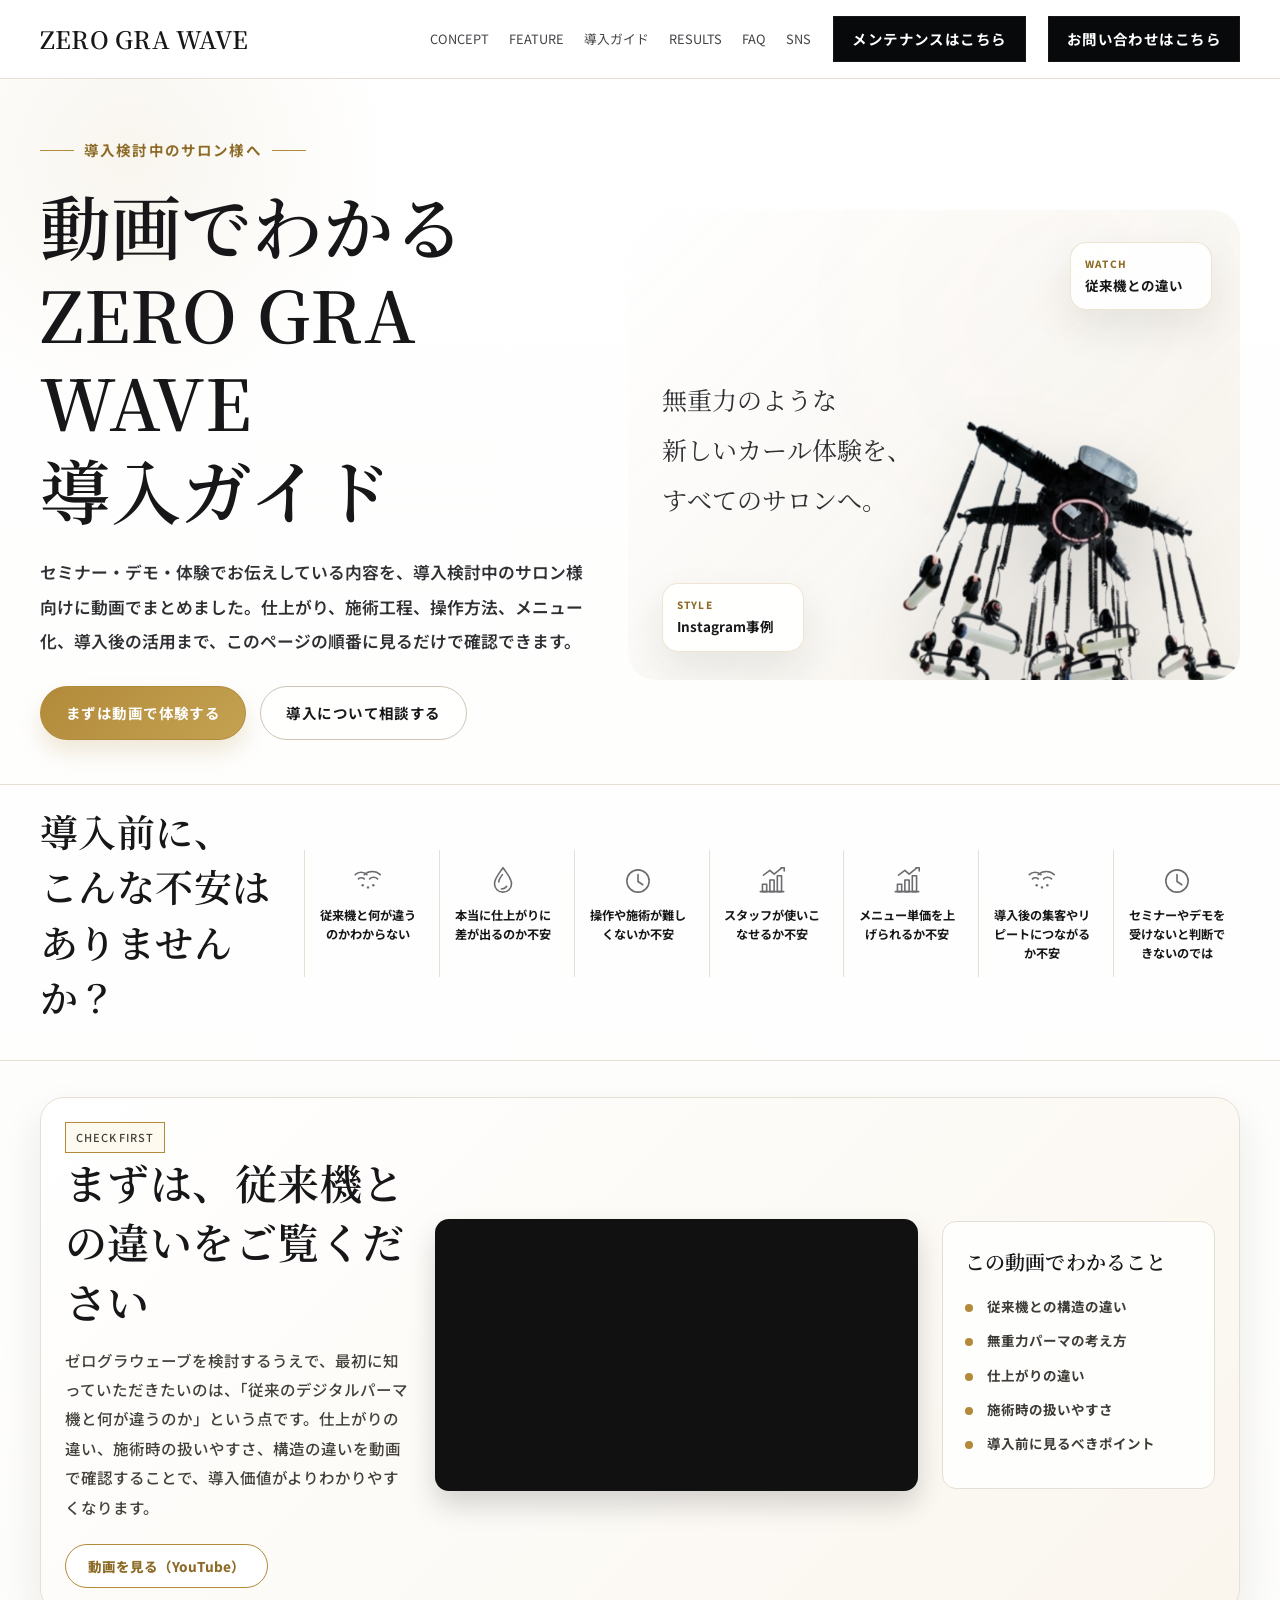
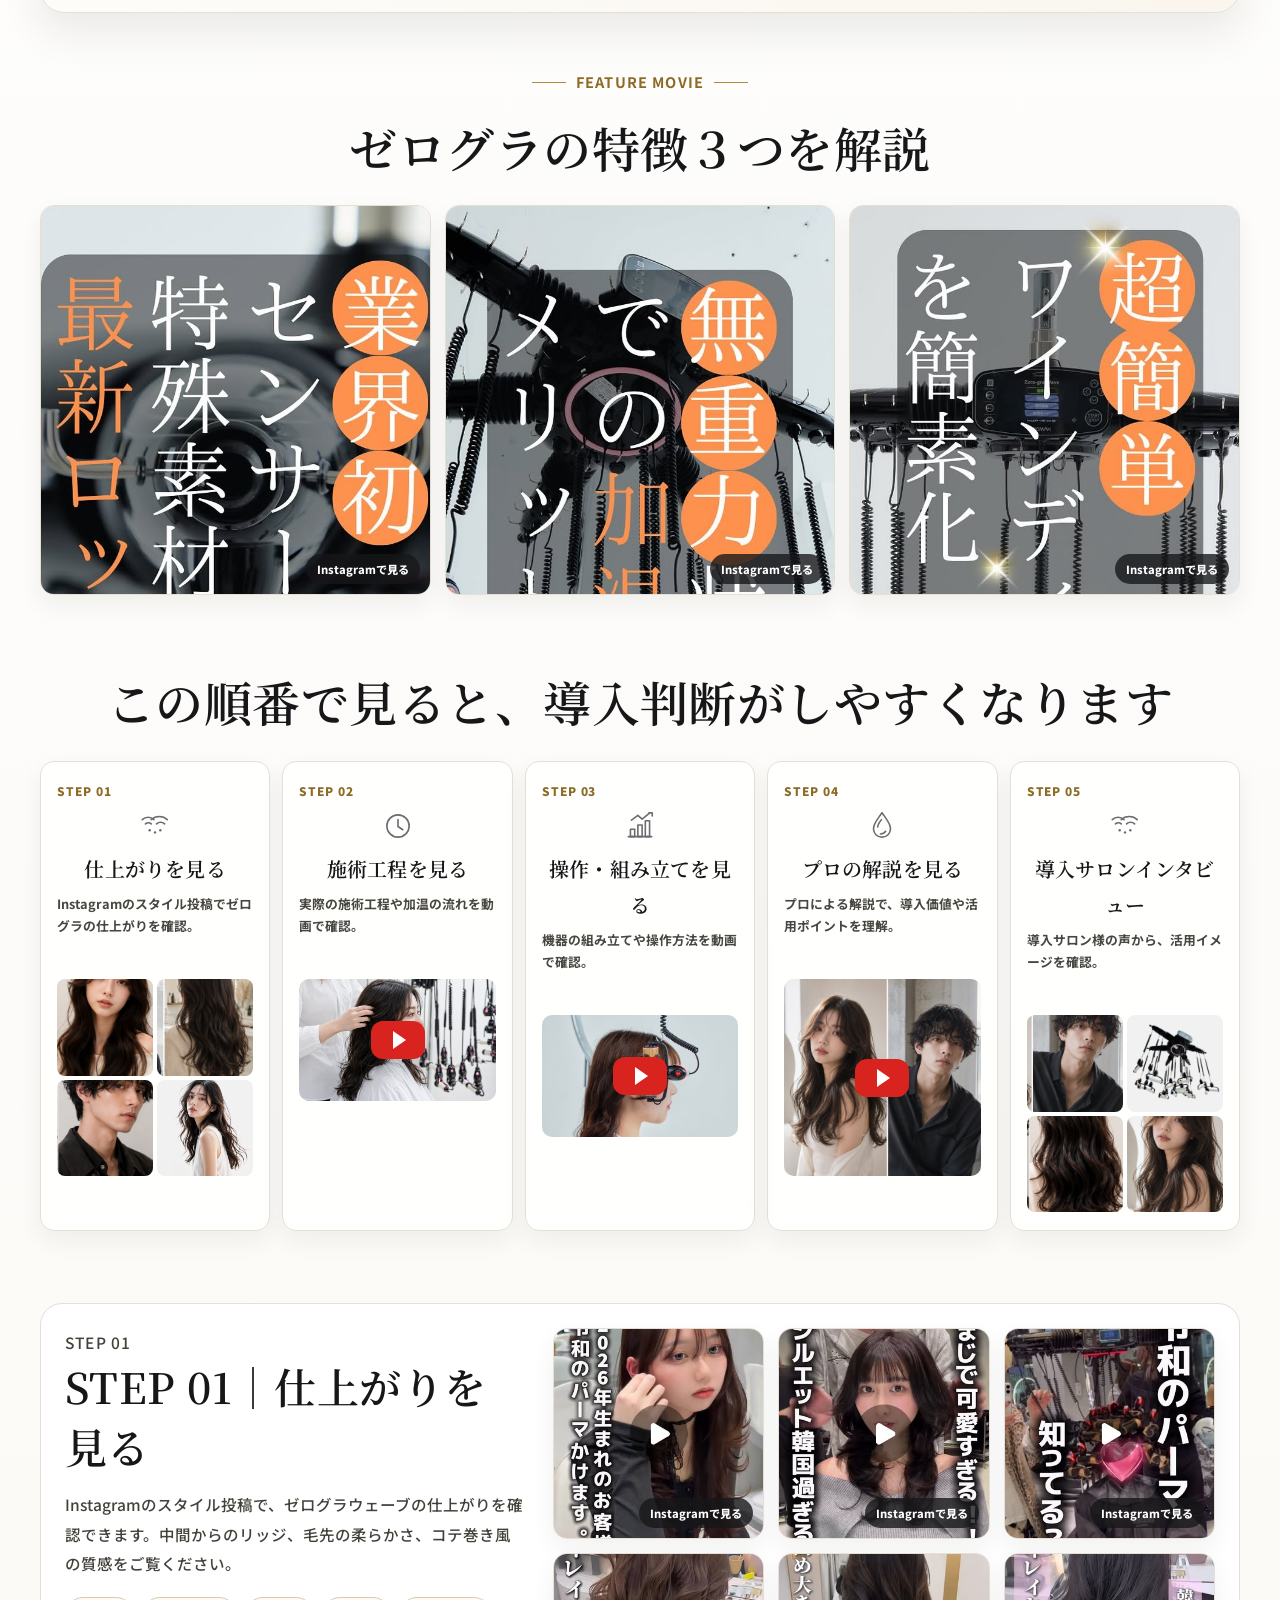
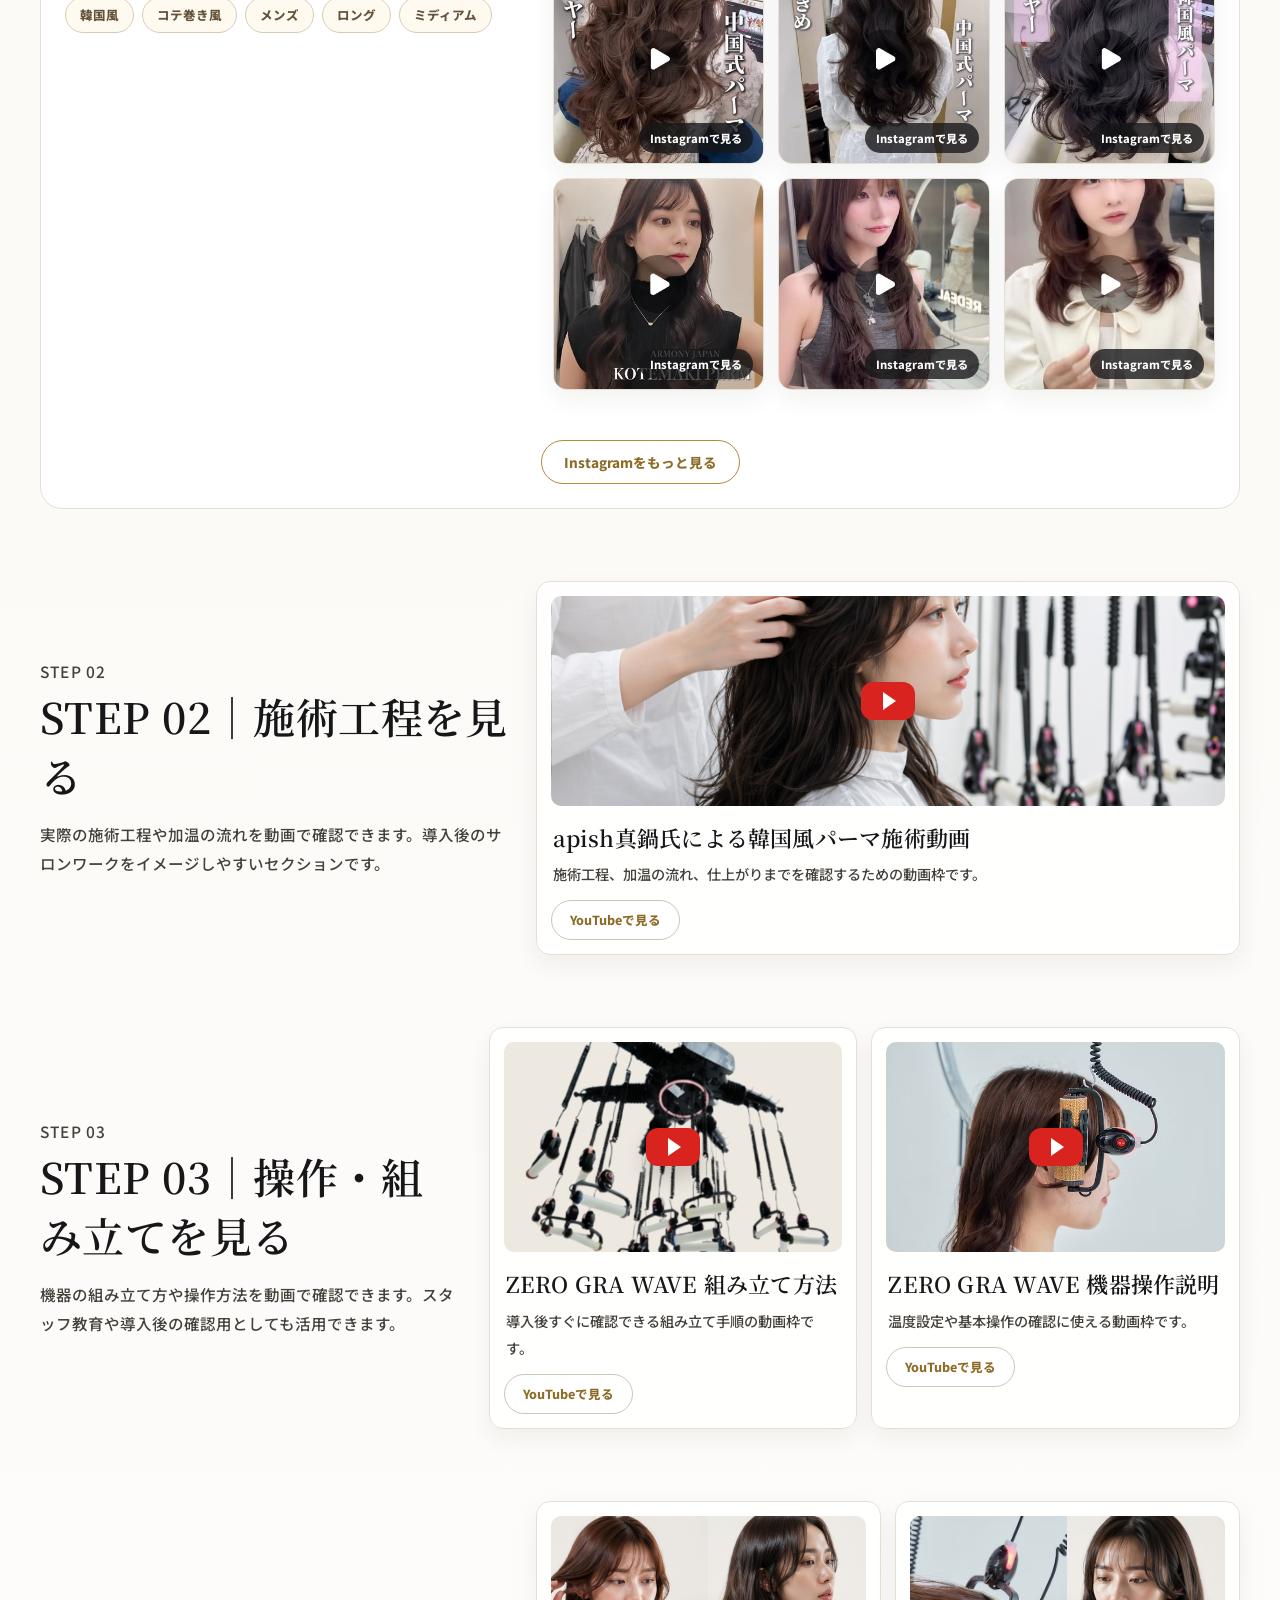
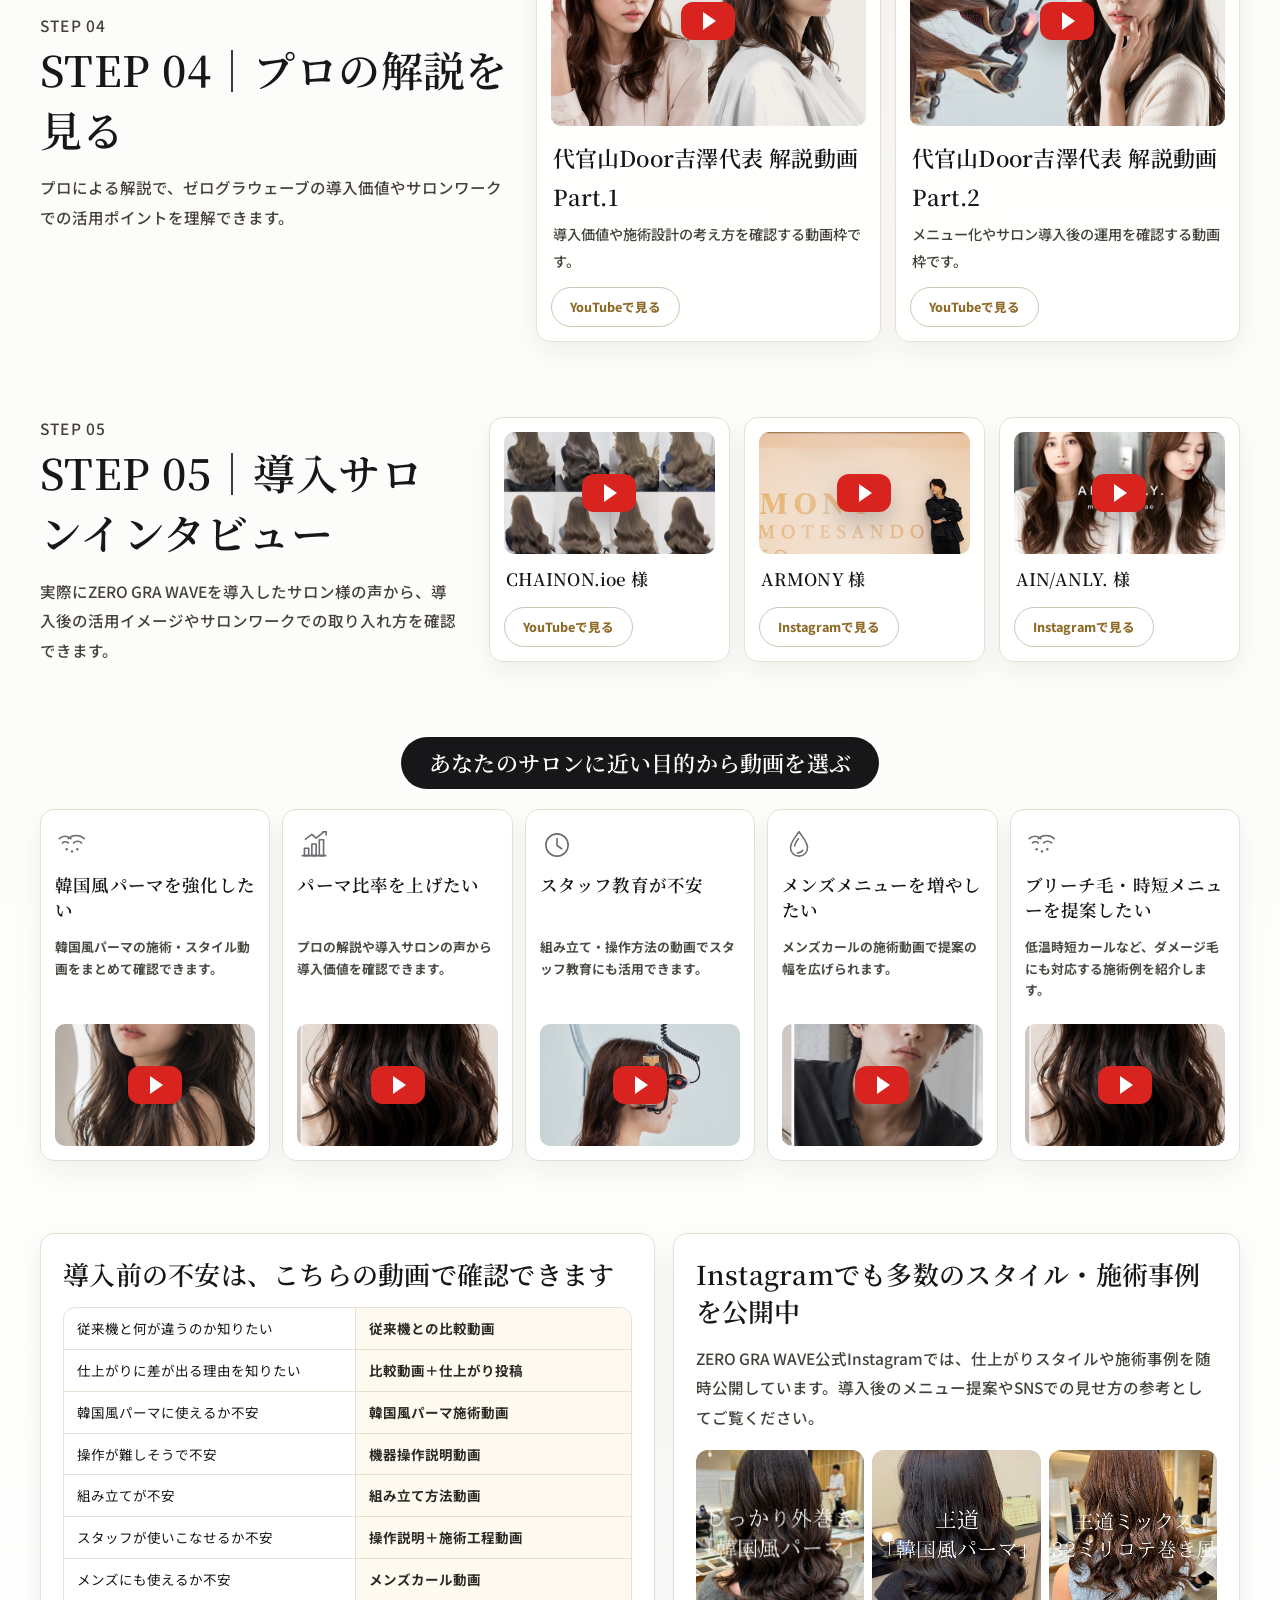
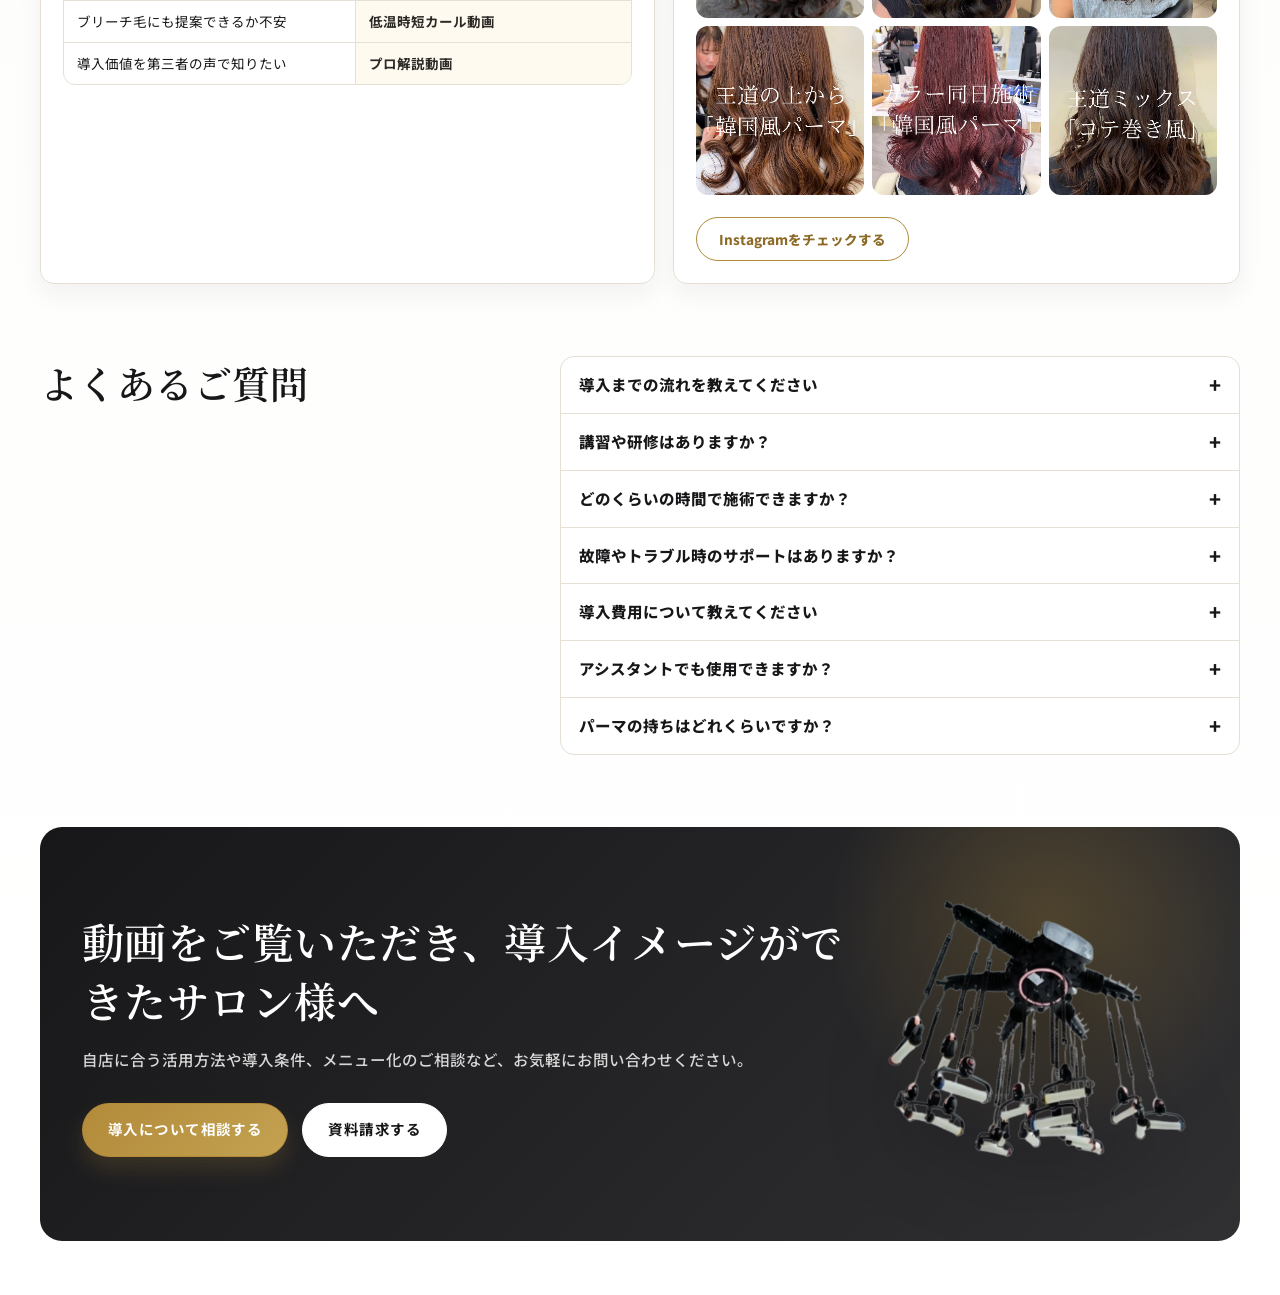
<file: zerogra_hp_codex/online-guide.html>
﻿<!doctype html>
<html lang="ja">
<head>
  <meta charset="UTF-8" />
  <meta name="viewport" content="width=device-width, initial-scale=1.0" />
  <title>動画でわかる ZERO GRA WAVE 導入ガイド</title>
  <link rel="preconnect" href="https://fonts.googleapis.com">
  <link rel="preconnect" href="https://fonts.gstatic.com" crossorigin>
  <link href="https://fonts.googleapis.com/css2?family=Noto+Serif+JP:wght@400;500;700&family=Noto+Sans+JP:wght@400;500;700&display=swap" rel="stylesheet">
  <link rel="stylesheet" href="./online-guide.css" />
</head>
<body>
  <header class="site-header">
    <div class="container header-inner">
      <a class="logo" href="./index.html">ZERO GRA WAVE</a>
      <nav class="gnav" aria-label="グローバルナビゲーション">
        <a href="./index.html#concept">CONCEPT</a>
        <a href="./index.html#feature">FEATURE</a>
        <a href="./online-guide.html">導入ガイド</a>
        <a href="./index.html#results">RESULTS</a>
        <a href="./index.html#faq">FAQ</a>
        <a href="./index.html#sns">SNS</a>
      </nav>
      <a class="btn btn-sm btn-outline" href="./maintenance.html">メンテナンスはこちら</a>
      <a class="btn btn-sm" href="./contact.html">お問い合わせはこちら</a>
      <button class="menu-btn" aria-label="メニューを開く" aria-expanded="false" aria-controls="mobile-drawer">☰</button>
      <nav class="mobile-drawer" id="mobile-drawer" aria-label="モバイルメニュー">
        <a href="./index.html#concept">CONCEPT</a>
        <a href="./index.html#feature">FEATURE</a>
        <a href="./online-guide.html">導入ガイド</a>
        <a href="./index.html#results">RESULTS</a>
        <a href="./index.html#faq">FAQ</a>
        <a href="./index.html#sns">SNS</a>
        <a href="./maintenance.html">メンテナンスはこちら</a>
        <a class="mobile-drawer-contact" href="./contact.html">お問い合わせはこちら</a>
      </nav>
    </div>
  </header>

  <main class="guide-page">
    <section class="guide-hero" id="top">
      <div class="container hero-panel">
        <div class="hero-copy">
          <p class="guide-label">導入検討中のサロン様へ</p>
          <h1>動画でわかる<br />ZERO GRA WAVE<br />導入ガイド</h1>
          <p class="hero-lead">セミナー・デモ・体験でお伝えしている内容を、導入検討中のサロン様向けに動画でまとめました。仕上がり、施術工程、操作方法、メニュー化、導入後の活用まで、このページの順番に見るだけで確認できます。</p>
          <div class="hero-actions">
            <a class="btn btn-gold" href="#check-first">まずは動画で体験する</a>
            <a class="btn btn-light" href="./contact.html">導入について相談する</a>
          </div>
        </div>
        <div class="hero-visual" aria-label="ZERO GRA WAVE本体イメージ">
          <p class="visual-copy">無重力のような<br />新しいカール体験を、<br />すべてのサロンへ。</p>
          <img class="hero-machine" src="./assets/machine_full_transparent.png" alt="ZERO GRA WAVE 本体" />
          <div class="mini-card mini-card-video">
            <span>WATCH</span>
            <strong>従来機との違い</strong>
          </div>
          <div class="mini-card mini-card-social">
            <span>STYLE</span>
            <strong>Instagram事例</strong>
          </div>
        </div>
      </div>
    </section>

    <section class="worries guide-section">
      <div class="container worries-grid">
        <div class="section-heading compact">
          <h2>導入前に、<br />こんな不安はありませんか？</h2>
        </div>
        <div class="worry-list">
          <article><img src="./assets/icons/icon-ridge.svg" alt="" /><p>従来機と何が違うのかわからない</p></article>
          <article><img src="./assets/icons/icon-drop.svg" alt="" /><p>本当に仕上がりに差が出るのか不安</p></article>
          <article><img src="./assets/icons/icon-clock.svg" alt="" /><p>操作や施術が難しくないか不安</p></article>
          <article><img src="./assets/icons/icon-growth.svg" alt="" /><p>スタッフが使いこなせるか不安</p></article>
          <article><img src="./assets/icons/icon-growth.svg" alt="" /><p>メニュー単価を上げられるか不安</p></article>
          <article><img src="./assets/icons/icon-ridge.svg" alt="" /><p>導入後の集客やリピートにつながるか不安</p></article>
          <article><img src="./assets/icons/icon-clock.svg" alt="" /><p>セミナーやデモを受けないと判断できないのでは</p></article>
        </div>
      </div>
    </section>

    <section class="check-first guide-section" id="check-first">
      <div class="container feature-panel">
        <div class="feature-copy">
          <p class="guide-label boxed">CHECK FIRST</p>
          <h2>まずは、従来機との違いをご覧ください</h2>
          <p>ゼログラウェーブを検討するうえで、最初に知っていただきたいのは、「従来のデジタルパーマ機と何が違うのか」という点です。仕上がりの違い、施術時の扱いやすさ、構造の違いを動画で確認することで、導入価値がよりわかりやすくなります。</p>
          <a class="pill-link" href="https://www.youtube.com/watch?v=1601c2M9-1o" target="_blank" rel="noopener noreferrer">動画を見る（YouTube）</a>
        </div>
        <div class="video-embed">
          <iframe src="https://www.youtube.com/embed/1601c2M9-1o" title="ZERO GRA WAVE 従来機との違い" allow="accelerometer; autoplay; clipboard-write; encrypted-media; gyroscope; picture-in-picture; web-share" allowfullscreen></iframe>
        </div>
        <aside class="learn-card">
          <h3>この動画でわかること</h3>
          <ul>
            <li>従来機との構造の違い</li>
            <li>無重力パーマの考え方</li>
            <li>仕上がりの違い</li>
            <li>施術時の扱いやすさ</li>
            <li>導入前に見るべきポイント</li>
          </ul>
        </aside>
      </div>
    </section>

    <section class="feature-explain guide-section">
      <div class="container">
        <div class="section-heading centered">
          <p class="guide-label">FEATURE MOVIE</p>
          <h2>ゼログラの特徴３つを解説</h2>
        </div>
        <div class="ig-embed-grid feature-ig-grid">
          <!-- ゼログラの特徴3つ: カバー画像とリンク先を差し替える場合は img src / href を変更 -->
          <a class="ig-cover-card" href="https://www.instagram.com/p/DCrVQLvJV-q/?img_index=1" target="_blank" rel="noopener noreferrer">
            <img src="./assets/instagram-covers/DCrVQLvJV-q.jpg" alt="ゼログラの特徴 解説投稿 1" />
            <span>Instagramで見る</span>
          </a>
          <a class="ig-cover-card" href="https://www.instagram.com/p/DCqqD0np05A/?img_index=1" target="_blank" rel="noopener noreferrer">
            <img src="./assets/instagram-covers/DCqqD0np05A.jpg" alt="ゼログラの特徴 解説投稿 2" />
            <span>Instagramで見る</span>
          </a>
          <a class="ig-cover-card" href="https://www.instagram.com/p/DCsPp2XJrPz/?img_index=1" target="_blank" rel="noopener noreferrer">
            <img src="./assets/instagram-covers/DCsPp2XJrPz.jpg" alt="ゼログラの特徴 解説投稿 3" />
            <span>Instagramで見る</span>
          </a>
        </div>
      </div>
    </section>

    <section class="roadmap guide-section">
      <div class="container">
        <div class="section-heading centered">
          <h2>この順番で見ると、導入判断がしやすくなります</h2>
        </div>
        <div class="step-roadmap">
          <a class="step-card" href="#step01">
            <span>STEP 01</span>
            <img src="./assets/icons/icon-ridge.svg" alt="" />
            <h3>仕上がりを見る</h3>
            <p>Instagramのスタイル投稿でゼログラの仕上がりを確認。</p>
            <div class="thumb-grid small">
              <img src="./assets/style-crops/gazou-woman-front.png" alt="" />
              <img src="./assets/style-crops/gazou2-back-wave.png" alt="" />
              <img src="./assets/style-crops/gazou-mens-curl.png" alt="" />
              <img src="./assets/zero_gra_wave_main_visual_web_transparent.png" alt="" />
            </div>
          </a>
          <a class="step-card" href="#step02">
            <span>STEP 02</span>
            <img src="./assets/icons/icon-clock.svg" alt="" />
            <h3>施術工程を見る</h3>
            <p>実際の施術工程や加温の流れを動画で確認。</p>
            <div class="video-thumb" style="background-image:url('./assets/zero_gra_wave_problem_05_web_transparent.png')"><b></b></div>
          </a>
          <a class="step-card" href="#step03">
            <span>STEP 03</span>
            <img src="./assets/icons/icon-growth.svg" alt="" />
            <h3>操作・組み立てを見る</h3>
            <p>機器の組み立てや操作方法を動画で確認。</p>
            <div class="video-thumb" style="background-image:url('./assets/machine_sensor_panel.png')"><b></b></div>
          </a>
          <a class="step-card" href="#step04">
            <span>STEP 04</span>
            <img src="./assets/icons/icon-drop.svg" alt="" />
            <h3>プロの解説を見る</h3>
            <p>プロによる解説で、導入価値や活用ポイントを理解。</p>
            <div class="video-thumb split"><img src="./assets/style-crops/gazou2-woman-front.png" alt="" /><img src="./assets/style-crops/gazou2-mens-curl.png" alt="" /><b></b></div>
          </a>
          <a class="step-card" href="#step05">
            <span>STEP 05</span>
            <img src="./assets/icons/icon-ridge.svg" alt="" />
            <h3>導入サロンインタビュー</h3>
            <p>導入サロン様の声から、活用イメージを確認。</p>
            <div class="thumb-grid small">
              <img src="./assets/style-crops/gazou2-mens-curl.png" alt="" />
              <img src="./assets/machine_full_transparent.png" alt="" />
              <img src="./assets/style-crops/gazou-back-wave.png" alt="" />
              <img src="./assets/style-crops/gazou2-woman-front.png" alt="" />
            </div>
          </a>
        </div>
      </div>
    </section>

    <section class="step-section guide-section" id="step01">
      <div class="container step-layout">
        <div class="step-intro">
          <p class="step-kicker">STEP 01</p>
          <h2>STEP 01｜仕上がりを見る</h2>
          <p>Instagramのスタイル投稿で、ゼログラウェーブの仕上がりを確認できます。中間からのリッジ、毛先の柔らかさ、コテ巻き風の質感をご覧ください。</p>
          <div class="tag-row">
            <span>韓国風</span><span>コテ巻き風</span><span>メンズ</span><span>ロング</span><span>ミディアム</span>
          </div>
        </div>
        <div class="ig-embed-grid step01-ig-grid">
          <!-- STEP 01: Instagram投稿URLをここに追加 -->
          <a class="ig-cover-card" href="https://www.instagram.com/p/DUgDBXNkgKg/" target="_blank" rel="noopener noreferrer"><img src="./assets/instagram-covers/DUgDBXNkgKg.jpg" alt="仕上がり投稿 1" /><span>Instagramで見る</span></a>
          <a class="ig-cover-card" href="https://www.instagram.com/p/DUc_mSNEvct/" target="_blank" rel="noopener noreferrer"><img src="./assets/instagram-covers/DUc_mSNEvct.jpg" alt="仕上がり投稿 2" /><span>Instagramで見る</span></a>
          <a class="ig-cover-card" href="https://www.instagram.com/p/DUNjMR7kib2/" target="_blank" rel="noopener noreferrer"><img src="./assets/instagram-covers/DUNjMR7kib2.jpg" alt="仕上がり投稿 3" /><span>Instagramで見る</span></a>
          <a class="ig-cover-card" href="https://www.instagram.com/p/DKKN-aXP_gB/" target="_blank" rel="noopener noreferrer"><img src="./assets/instagram-covers/DKKN-aXP_gB.jpg" alt="仕上がり投稿 4" /><span>Instagramで見る</span></a>
          <a class="ig-cover-card" href="https://www.instagram.com/p/DKDjLu7TqWj/" target="_blank" rel="noopener noreferrer"><img src="./assets/instagram-covers/DKDjLu7TqWj.jpg" alt="仕上がり投稿 5" /><span>Instagramで見る</span></a>
          <a class="ig-cover-card" href="https://www.instagram.com/p/DJwH9YNPYid/" target="_blank" rel="noopener noreferrer"><img src="./assets/instagram-covers/DJwH9YNPYid.jpg" alt="仕上がり投稿 6" /><span>Instagramで見る</span></a>
          <a class="ig-cover-card" href="https://www.instagram.com/p/DJ8_4IzPpwM/" target="_blank" rel="noopener noreferrer"><img src="./assets/instagram-covers/DJ8_4IzPpwM.jpg" alt="仕上がり投稿 7" /><span>Instagramで見る</span></a>
          <a class="ig-cover-card" href="https://www.instagram.com/p/DN0eZP_5MqK/" target="_blank" rel="noopener noreferrer"><img src="./assets/instagram-covers/DN0eZP_5MqK.jpg" alt="仕上がり投稿 8" /><span>Instagramで見る</span></a>
          <a class="ig-cover-card" href="https://www.instagram.com/p/DN62oOVkiOF/" target="_blank" rel="noopener noreferrer"><img src="./assets/instagram-covers/DN62oOVkiOF.jpg" alt="仕上がり投稿 9" /><span>Instagramで見る</span></a>
        </div>
        <a class="pill-link centered-link" href="https://www.instagram.com/zero_gra_wave/" target="_blank" rel="noopener noreferrer">Instagramをもっと見る</a>
      </div>
    </section>

    <section class="step-section guide-section" id="step02">
      <div class="container split-section">
        <div>
          <p class="step-kicker">STEP 02</p>
          <h2>STEP 02｜施術工程を見る</h2>
          <p>実際の施術工程や加温の流れを動画で確認できます。導入後のサロンワークをイメージしやすいセクションです。</p>
        </div>
        <!-- STEP 02: apish真鍋氏 韓国風パーマ施術動画 URLをここに設定 -->
        <a class="media-card linked-card" href="https://www.youtube.com/watch?v=eEKiJtZnTjA" target="_blank" rel="noopener noreferrer">
          <div class="video-thumb large" style="background-image:url('./assets/zero_gra_wave_problem_05_web_transparent.png')"><b></b></div>
          <h3>apish真鍋氏による韓国風パーマ施術動画</h3>
          <p>施術工程、加温の流れ、仕上がりまでを確認するための動画枠です。</p>
          <span class="media-link">YouTubeで見る</span>
        </a>
      </div>
    </section>

    <section class="step-section guide-section" id="step03">
      <div class="container split-section reverse">
        <div>
          <p class="step-kicker">STEP 03</p>
          <h2>STEP 03｜操作・組み立てを見る</h2>
          <p>機器の組み立て方や操作方法を動画で確認できます。スタッフ教育や導入後の確認用としても活用できます。</p>
        </div>
        <div class="media-grid two">
          <!-- STEP 03: ZERO GRA WAVE 組み立て方法 動画URLをここに設定 -->
          <a class="media-card linked-card" href="https://www.youtube.com/watch?v=qqJwPQGPKVo" target="_blank" rel="noopener noreferrer">
            <div class="video-thumb large" style="background-image:url('./assets/machine_full_transparent.png')"><b></b></div>
            <h3>ZERO GRA WAVE 組み立て方法</h3>
            <p>導入後すぐに確認できる組み立て手順の動画枠です。</p>
            <span class="media-link">YouTubeで見る</span>
          </a>
          <!-- STEP 03: ZERO GRA WAVE 機器操作説明 動画URLをここに設定 -->
          <a class="media-card linked-card" href="https://www.youtube.com/watch?v=RPgZAd6xnR4" target="_blank" rel="noopener noreferrer">
            <div class="video-thumb large" style="background-image:url('./assets/machine_sensor_panel.png')"><b></b></div>
            <h3>ZERO GRA WAVE 機器操作説明</h3>
            <p>温度設定や基本操作の確認に使える動画枠です。</p>
            <span class="media-link">YouTubeで見る</span>
          </a>
        </div>
      </div>
    </section>

    <section class="step-section guide-section" id="step04">
      <div class="container split-section">
        <div>
          <p class="step-kicker">STEP 04</p>
          <h2>STEP 04｜プロの解説を見る</h2>
          <p>プロによる解説で、ゼログラウェーブの導入価値やサロンワークでの活用ポイントを理解できます。</p>
        </div>
        <div class="media-grid two">
          <!-- STEP 04: 代官山Door吉澤代表 解説動画 Part.1 URLをここに設定 -->
          <a class="media-card linked-card" href="https://www.youtube.com/watch?v=30ndYkV10xI" target="_blank" rel="noopener noreferrer">
            <div class="video-thumb large split"><img src="./assets/zero_gra_wave_problem_01_web_transparent.png" alt="" /><img src="./assets/zero_gra_wave_problem_02_web_transparent.png" alt="" /><b></b></div>
            <h3>代官山Door吉澤代表 解説動画 Part.1</h3>
            <p>導入価値や施術設計の考え方を確認する動画枠です。</p>
            <span class="media-link">YouTubeで見る</span>
          </a>
          <!-- STEP 04: 代官山Door吉澤代表 解説動画 Part.2 URLをここに設定 -->
          <a class="media-card linked-card" href="https://www.youtube.com/watch?v=z8Jy3F2y_s0" target="_blank" rel="noopener noreferrer">
            <div class="video-thumb large split"><img src="./assets/machine_structure_detail.png" alt="" /><img src="./assets/zero_gra_wave_problem_04_web_transparent.png" alt="" /><b></b></div>
            <h3>代官山Door吉澤代表 解説動画 Part.2</h3>
            <p>メニュー化やサロン導入後の運用を確認する動画枠です。</p>
            <span class="media-link">YouTubeで見る</span>
          </a>
        </div>
      </div>
    </section>

    <section class="step-section guide-section" id="step05">
      <div class="container split-section reverse">
        <div>
          <p class="step-kicker">STEP 05</p>
          <h2>STEP 05｜導入サロンインタビュー</h2>
          <p>実際にZERO GRA WAVEを導入したサロン様の声から、導入後の活用イメージやサロンワークでの取り入れ方を確認できます。</p>
        </div>
        <div class="media-grid three">
          <!-- STEP 05: 導入サロンインタビュー URL -->
          <a class="media-card compact-card linked-card" href="https://www.youtube.com/watch?v=F3SSdV_fUNE" target="_blank" rel="noopener noreferrer"><div class="video-thumb" style="background-image:url('./assets/salon-interviews/chainon.png')"><b></b></div><h3>CHAINON.ioe 様</h3><span class="media-link">YouTubeで見る</span></a>
          <a class="media-card compact-card linked-card" href="https://www.instagram.com/reels/DPxPPuYElEl/" target="_blank" rel="noopener noreferrer"><div class="video-thumb" style="background-image:url('./assets/salon-interviews/armony.png')"><b></b></div><h3>ARMONY 様</h3><span class="media-link">Instagramで見る</span></a>
          <a class="media-card compact-card linked-card" href="https://www.instagram.com/reels/DPWFHFskytv/" target="_blank" rel="noopener noreferrer"><div class="video-thumb" style="background-image:url('./assets/salon-interviews/ainanly.png')"><b></b></div><h3>AIN/ANLY. 様</h3><span class="media-link">Instagramで見る</span></a>
        </div>
      </div>
    </section>

    <section class="purpose guide-section">
      <div class="container">
        <div class="section-heading centered pill-title">
          <h2>あなたのサロンに近い目的から動画を選ぶ</h2>
        </div>
        <div class="purpose-grid">
          <a class="purpose-card" href="https://www.instagram.com/stories/highlights/18015559070035704/" target="_blank" rel="noopener noreferrer"><img src="./assets/icons/icon-ridge.svg" alt="" /><h3>韓国風パーマを強化したい</h3><p>韓国風パーマの施術・スタイル動画をまとめて確認できます。</p><div class="video-thumb" style="background-image:url('./assets/style-crops/gazou2-woman-front.png')"><b></b></div></a>
          <a class="purpose-card" href="https://www.instagram.com/reel/DPixDG1kvVa/" target="_blank" rel="noopener noreferrer"><img src="./assets/icons/icon-growth.svg" alt="" /><h3>パーマ比率を上げたい</h3><p>プロの解説や導入サロンの声から導入価値を確認できます。</p><div class="video-thumb" style="background-image:url('./assets/style-crops/gazou-back-wave.png')"><b></b></div></a>
          <a class="purpose-card" href="https://www.instagram.com/stories/highlights/18010215179462386/" target="_blank" rel="noopener noreferrer"><img src="./assets/icons/icon-clock.svg" alt="" /><h3>スタッフ教育が不安</h3><p>組み立て・操作方法の動画でスタッフ教育にも活用できます。</p><div class="video-thumb" style="background-image:url('./assets/machine_sensor_panel.png')"><b></b></div></a>
          <a class="purpose-card" href="https://www.instagram.com/p/DGM4DobJP1e/?img_index=1" target="_blank" rel="noopener noreferrer"><img src="./assets/icons/icon-drop.svg" alt="" /><h3>メンズメニューを増やしたい</h3><p>メンズカールの施術動画で提案の幅を広げられます。</p><div class="video-thumb" style="background-image:url('./assets/style-crops/gazou2-mens-curl.png')"><b></b></div></a>
          <a class="purpose-card" href="https://www.instagram.com/reel/DPWFHFskytv/" target="_blank" rel="noopener noreferrer"><img src="./assets/icons/icon-ridge.svg" alt="" /><h3>ブリーチ毛・時短メニューを提案したい</h3><p>低温時短カールなど、ダメージ毛にも対応する施術例を紹介します。</p><div class="video-thumb" style="background-image:url('./assets/style-crops/gazou-back-wave.png')"><b></b></div></a>
        </div>
      </div>
    </section>

    <section class="guide-section">
      <div class="container support-grid">
        <div class="table-card">
          <h2>導入前の不安は、こちらの動画で確認できます</h2>
          <div class="concern-table" role="table" aria-label="導入前の不安と確認動画">
            <div role="row"><span>従来機と何が違うのか知りたい</span><strong>従来機との比較動画</strong></div>
            <div role="row"><span>仕上がりに差が出る理由を知りたい</span><strong>比較動画＋仕上がり投稿</strong></div>
            <div role="row"><span>韓国風パーマに使えるか不安</span><strong>韓国風パーマ施術動画</strong></div>
            <div role="row"><span>操作が難しそうで不安</span><strong>機器操作説明動画</strong></div>
            <div role="row"><span>組み立てが不安</span><strong>組み立て方法動画</strong></div>
            <div role="row"><span>スタッフが使いこなせるか不安</span><strong>操作説明＋施術工程動画</strong></div>
            <div role="row"><span>メンズにも使えるか不安</span><strong>メンズカール動画</strong></div>
            <div role="row"><span>ブリーチ毛にも提案できるか不安</span><strong>低温時短カール動画</strong></div>
            <div role="row"><span>導入価値を第三者の声で知りたい</span><strong>プロ解説動画</strong></div>
          </div>
          <div class="concern-accordion">
            <details><summary>従来機と何が違うのか知りたい</summary><p>従来機との比較動画</p></details>
            <details><summary>仕上がりに差が出る理由を知りたい</summary><p>比較動画＋仕上がり投稿</p></details>
            <details><summary>韓国風パーマに使えるか不安</summary><p>韓国風パーマ施術動画</p></details>
            <details><summary>操作が難しそうで不安</summary><p>機器操作説明動画</p></details>
            <details><summary>組み立てが不安</summary><p>組み立て方法動画</p></details>
            <details><summary>スタッフが使いこなせるか不安</summary><p>操作説明＋施術工程動画</p></details>
            <details><summary>メンズにも使えるか不安</summary><p>メンズカール動画</p></details>
            <details><summary>ブリーチ毛にも提案できるか不安</summary><p>低温時短カール動画</p></details>
            <details><summary>導入価値を第三者の声で知りたい</summary><p>プロ解説動画</p></details>
          </div>
        </div>

        <div class="insta-summary">
          <h2>Instagramでも多数のスタイル・施術事例を公開中</h2>
          <p>ZERO GRA WAVE公式Instagramでは、仕上がりスタイルや施術事例を随時公開しています。導入後のメニュー提案やSNSでの見せ方の参考としてご覧ください。</p>
          <div class="insta-grid mini">
            <!-- Instagram投稿まとめ: 投稿URLはここで差し替え -->
            <a href="https://www.instagram.com/zero_gra_wave/" target="_blank" rel="noopener noreferrer"><img src="./assets/instagram-summary/style-1.png" alt="しっかり外巻き韓国風パーマ" /></a>
            <a href="https://www.instagram.com/zero_gra_wave/" target="_blank" rel="noopener noreferrer"><img src="./assets/instagram-summary/style-2.png" alt="王道韓国風パーマ" /></a>
            <a href="https://www.instagram.com/zero_gra_wave/" target="_blank" rel="noopener noreferrer"><img src="./assets/instagram-summary/style-3.png" alt="王道ミックス コテ巻き風" /></a>
            <a href="https://www.instagram.com/zero_gra_wave/" target="_blank" rel="noopener noreferrer"><img src="./assets/instagram-summary/style-4.png" alt="王道の上から韓国風パーマ" /></a>
            <a href="https://www.instagram.com/zero_gra_wave/" target="_blank" rel="noopener noreferrer"><img src="./assets/instagram-summary/style-5.png" alt="カラー同日施術 韓国風パーマ" /></a>
            <a href="https://www.instagram.com/zero_gra_wave/" target="_blank" rel="noopener noreferrer"><img src="./assets/instagram-summary/style-6.png" alt="王道ミックス コテ巻き風" /></a>
          </div>
          <a class="pill-link centered-link" href="https://www.instagram.com/stories/highlights/18015559070035704/" target="_blank" rel="noopener noreferrer">Instagramをチェックする</a>
        </div>
      </div>
    </section>

    <section class="faq guide-section" id="faq">
      <div class="container faq-grid">
        <div class="section-heading compact">
          <h2>よくあるご質問</h2>
        </div>
        <div class="faq-list">
          <details><summary>導入までの流れを教えてください</summary><p>導入条件やスケジュールはサロン様の状況により異なります。まずはお問い合わせページよりご相談ください。</p></details>
          <details><summary>講習や研修はありますか？</summary><p>講習費や実施方法は正規代理店へお問い合わせください。オンライン講習は現在準備中です。</p></details>
          <details><summary>どのくらいの時間で施術できますか？</summary><p>カットとパーマで2h〜3h程度です。ロッド数、薬剤放置時間、レングスによるドライ時間で変動します。</p></details>
          <details><summary>故障やトラブル時のサポートはありますか？</summary><p>故障かなと思った場合、まずは購入された販売会社へお問い合わせください。本体故障の場合は代替品と交換いたします。</p></details>
          <details><summary>導入費用について教えてください</summary><p>導入費用や条件は正規代理店へお問い合わせください。</p></details>
          <details><summary>アシスタントでも使用できますか？</summary><p>ワインディング、毛髪診断ができれば使用可能です。ベースカットは別途必要です。</p></details>
          <details><summary>パーマの持ちはどれくらいですか？</summary><p>4ヶ月〜6ヶ月です。ホームケアの方法やスタイルによって変わります。</p></details>
        </div>
      </div>
    </section>

    <section class="final-cta guide-section">
      <div class="container cta-panel">
        <div>
          <h2>動画をご覧いただき、導入イメージができたサロン様へ</h2>
          <p>自店に合う活用方法や導入条件、メニュー化のご相談など、お気軽にお問い合わせください。</p>
          <div class="hero-actions">
            <a class="btn btn-gold" href="./contact.html">導入について相談する</a>
            <a class="btn btn-white" href="./contact.html">資料請求する</a>
          </div>
        </div>
        <img src="./assets/machine_full_transparent.png" alt="ZERO GRA WAVE 本体" />
      </div>
    </section>
  </main>

  <script>
    (() => {
      const btn = document.querySelector('.menu-btn');
      const drawer = document.querySelector('.mobile-drawer');
      if (btn && drawer) {
        btn.addEventListener('click', () => {
          const open = document.body.classList.toggle('menu-open');
          btn.setAttribute('aria-expanded', open ? 'true' : 'false');
        });
        drawer.querySelectorAll('a').forEach((a) => {
          a.addEventListener('click', () => {
            document.body.classList.remove('menu-open');
            btn.setAttribute('aria-expanded', 'false');
          });
        });
      }
    })();
  </script>
</body>
</html>
</file>
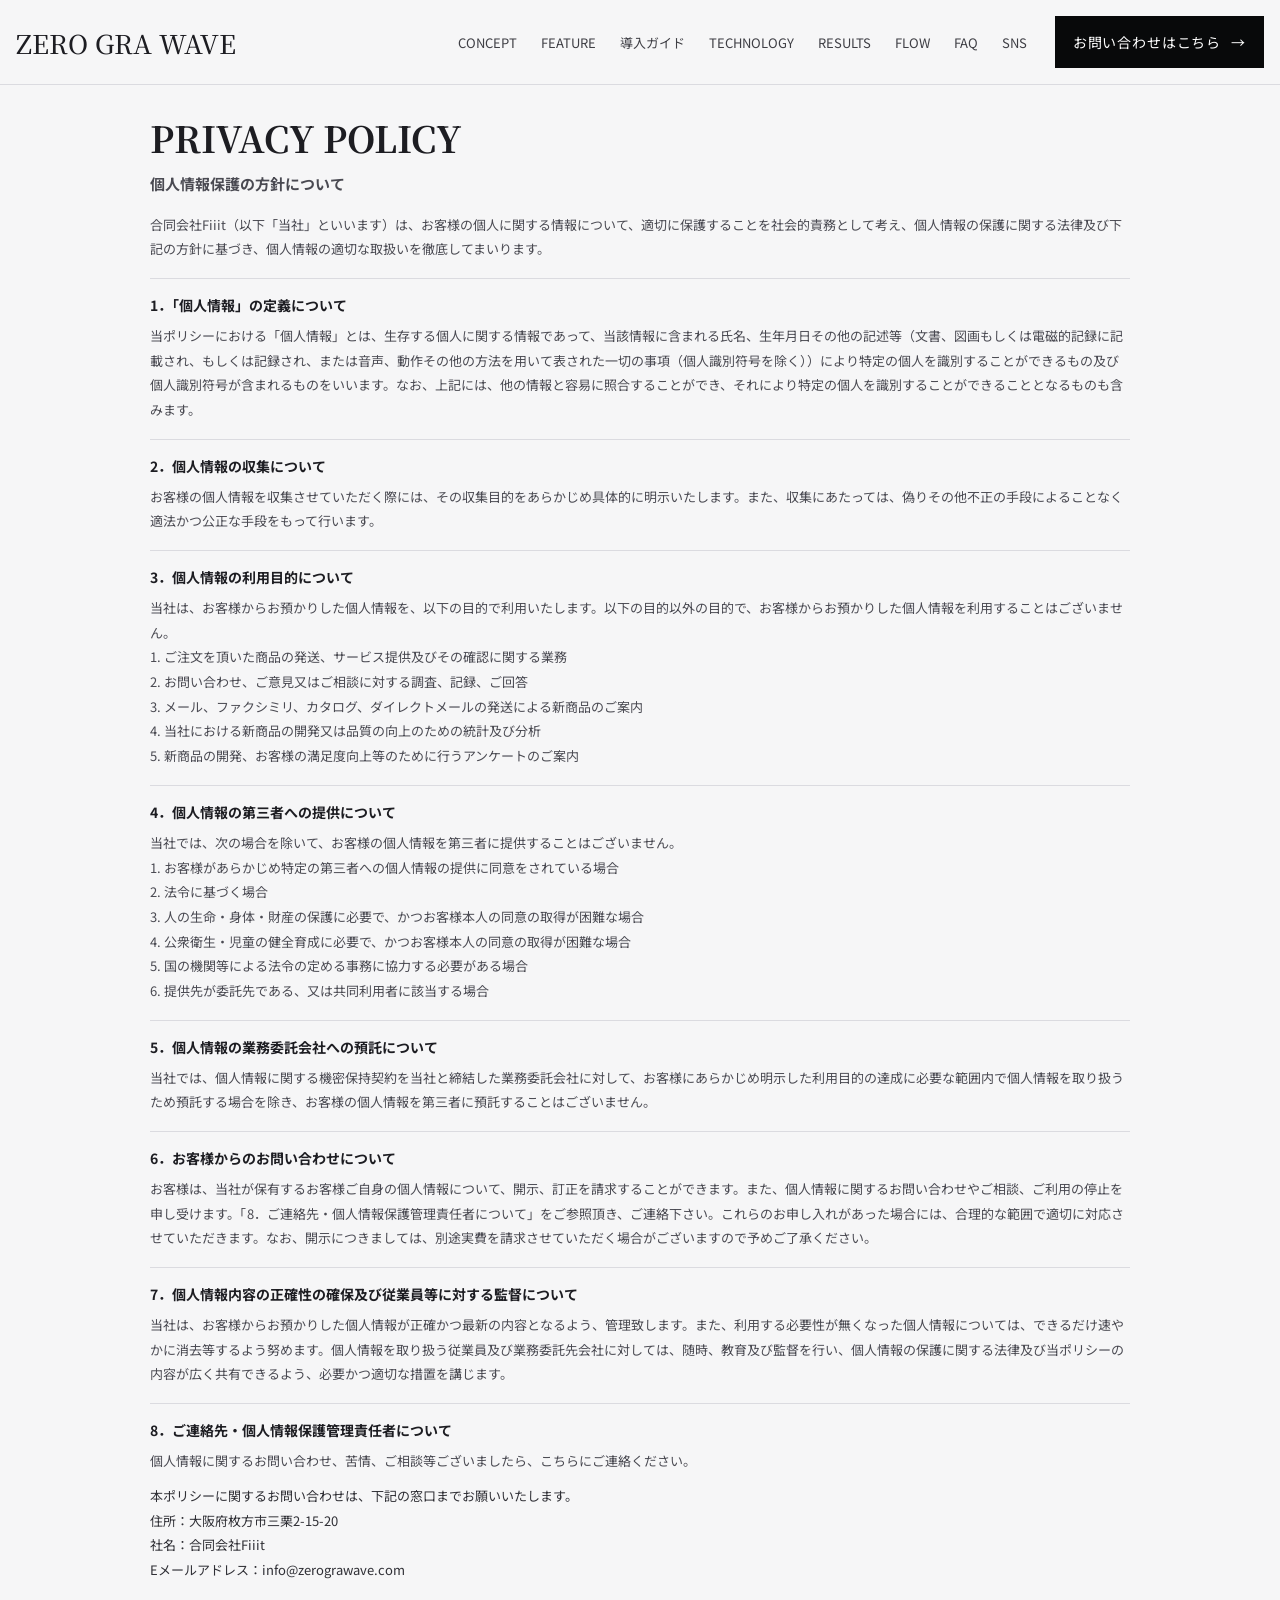
<file: zerogra_hp_codex/privacy.html>
﻿<!doctype html>
<html lang="ja">
<head>
  <meta charset="UTF-8" />
  <meta name="viewport" content="width=device-width, initial-scale=1.0" />
  <title>PRIVACY POLICY | ZERO GRA WAVE</title>
  <link rel="preconnect" href="https://fonts.googleapis.com">
  <link rel="preconnect" href="https://fonts.gstatic.com" crossorigin>
  <link href="https://fonts.googleapis.com/css2?family=Noto+Serif+JP:wght@400;500;700&family=Noto+Sans+JP:wght@400;500;700&display=swap" rel="stylesheet">
  <style>
    :root { --bg:#f6f6f7; --text:#1d1d22; --line:#dbdbe0; --muted:#4a4a52; }
    
    html { font-size: 62.5%; }
    body { margin:0; background:var(--bg); color:var(--text); font-family:"Noto Sans JP",sans-serif; }
    .container { width:min(100% - 32px, 1320px); margin-inline:auto; }
    .site-header { position:sticky; top:0; z-index:10; background:rgba(246,246,247,.96); backdrop-filter:blur(6px); border-bottom:1px solid var(--line); }
    .header-inner { height:84px; display:flex; align-items:center; gap:28px; }
    .logo { font-family:"Noto Serif JP",serif; font-weight:500; font-size:2.6rem; text-decoration:none; color:var(--text); white-space:nowrap; }
    .gnav { margin-left:auto; display:flex; gap:24px; }
    .gnav a { font-size:1.3rem; color:#3f3f45; text-decoration:none; }
    .mobile-quick-links { display:none; }
    .btn { display:inline-flex; align-items:center; justify-content:center; background:#08090a; color:#fff; text-decoration:none; min-height:60px; padding:0 30px; font-size:1.6rem; letter-spacing:.06em; }
    .btn::after { content:"→"; margin-left:10px; }
    .btn-sm { min-height:52px; font-size:1.4rem; padding:0 18px; }
    .wrap { width:min(100% - 32px, 980px); margin:0 auto; padding:30px 0 56px; }
    h1 { margin:0 0 10px; font-family:"Noto Serif JP",serif; font-size:clamp(2.2rem,3.6vw,3.6rem); line-height:1.25; }
    .lead-title { margin:0 0 14px; font-size:1.5rem; font-weight:700; }
    .block { border-top:1px solid var(--line); padding-top:16px; margin-top:16px; }
    h2 { margin:0 0 8px; font-size:1.4rem; line-height:1.5; }
    p { margin:0; font-size:1.3rem; line-height:1.9; color:var(--muted); }
    ol { margin:0; padding-left:1.4em; }
    li { font-size:1.3rem; line-height:1.9; color:var(--muted); }
    .contact-box { margin-top:10px; }
    .contact-box p { color:#2f2f35; }
    @media (max-width:980px){
      .header-inner { height:70px; gap:12px; }
      .logo { font-size:2.4rem; }
      .gnav, .btn-sm { display:none; }
      .mobile-quick-links { display:flex !important; gap:12px; margin-left:auto; }
      .mobile-quick-links a { font-size:1.3rem; text-decoration:none; color:#3f3f45; }
      .wrap { width:min(100% - 20px, 980px); padding:20px 0 40px; }
      .lead-title { font-size:1.4rem; }
      h2 { font-size:1.25rem; }
      p, li { font-size:1.15rem; line-height:1.8; }
    }
  </style>
</head>
<body>
  <header class="site-header">
    <div class="container header-inner">
      <a class="logo" href="./index.html">ZERO GRA WAVE</a>
      <nav class="gnav" aria-label="グローバルナビゲーション">
        <a href="./index.html#concept">CONCEPT</a>
        <a href="./index.html#feature">FEATURE</a>
        <a href="./online-guide.html">導入ガイド</a>
        <a href="./index.html#technology">TECHNOLOGY</a>
        <a href="./index.html#results">RESULTS</a>
        <a href="./index.html#flow">FLOW</a>
        <a href="./index.html#faq">FAQ</a>
        <a href="./index.html#sns">SNS</a>
      </nav>
      <div class="mobile-quick-links" aria-label="モバイルクイックリンク" style="display:none;">
        <a href="./index.html#faq">FAQ</a>
        <a href="./index.html#sns">SNS</a>
      </div>
      <a class="btn btn-sm" href="./contact.html">お問い合わせはこちら</a>
    </div>
  </header>

  <main class="wrap">
    <h1>PRIVACY POLICY</h1>
    <p class="lead-title">個人情報保護の方針について</p>
    <p>合同会社Fiiit（以下「当社」といいます）は、お客様の個人に関する情報について、適切に保護することを社会的責務として考え、個人情報の保護に関する法律及び下記の方針に基づき、個人情報の適切な取扱いを徹底してまいります。</p>

    <section class="block">
      <h2>1．「個人情報」の定義について</h2>
      <p>当ポリシーにおける「個人情報」とは、生存する個人に関する情報であって、当該情報に含まれる氏名、生年月日その他の記述等（文書、図画もしくは電磁的記録に記載され、もしくは記録され、または音声、動作その他の方法を用いて表された一切の事項（個人識別符号を除く））により特定の個人を識別することができるもの及び個人識別符号が含まれるものをいいます。なお、上記には、他の情報と容易に照合することができ、それにより特定の個人を識別することができることとなるものも含みます。</p>
    </section>

    <section class="block">
      <h2>2．個人情報の収集について</h2>
      <p>お客様の個人情報を収集させていただく際には、その収集目的をあらかじめ具体的に明示いたします。また、収集にあたっては、偽りその他不正の手段によることなく適法かつ公正な手段をもって行います。</p>
    </section>

    <section class="block">
      <h2>3．個人情報の利用目的について</h2>
      <p>当社は、お客様からお預かりした個人情報を、以下の目的で利用いたします。以下の目的以外の目的で、お客様からお預かりした個人情報を利用することはございません。</p>
      <ol>
        <li>ご注文を頂いた商品の発送、サービス提供及びその確認に関する業務</li>
        <li>お問い合わせ、ご意見又はご相談に対する調査、記録、ご回答</li>
        <li>メール、ファクシミリ、カタログ、ダイレクトメールの発送による新商品のご案内</li>
        <li>当社における新商品の開発又は品質の向上のための統計及び分析</li>
        <li>新商品の開発、お客様の満足度向上等のために行うアンケートのご案内</li>
      </ol>
    </section>

    <section class="block">
      <h2>4．個人情報の第三者への提供について</h2>
      <p>当社では、次の場合を除いて、お客様の個人情報を第三者に提供することはございません。</p>
      <ol>
        <li>お客様があらかじめ特定の第三者への個人情報の提供に同意をされている場合</li>
        <li>法令に基づく場合</li>
        <li>人の生命・身体・財産の保護に必要で、かつお客様本人の同意の取得が困難な場合</li>
        <li>公衆衛生・児童の健全育成に必要で、かつお客様本人の同意の取得が困難な場合</li>
        <li>国の機関等による法令の定める事務に協力する必要がある場合</li>
        <li>提供先が委託先である、又は共同利用者に該当する場合</li>
      </ol>
    </section>

    <section class="block">
      <h2>5．個人情報の業務委託会社への預託について</h2>
      <p>当社では、個人情報に関する機密保持契約を当社と締結した業務委託会社に対して、お客様にあらかじめ明示した利用目的の達成に必要な範囲内で個人情報を取り扱うため預託する場合を除き、お客様の個人情報を第三者に預託することはございません。</p>
    </section>

    <section class="block">
      <h2>6．お客様からのお問い合わせについて</h2>
      <p>お客様は、当社が保有するお客様ご自身の個人情報について、開示、訂正を請求することができます。また、個人情報に関するお問い合わせやご相談、ご利用の停止を申し受けます。「8．ご連絡先・個人情報保護管理責任者について」をご参照頂き、ご連絡下さい。これらのお申し入れがあった場合には、合理的な範囲で適切に対応させていただきます。なお、開示につきましては、別途実費を請求させていただく場合がございますので予めご了承ください。</p>
    </section>

    <section class="block">
      <h2>7．個人情報内容の正確性の確保及び従業員等に対する監督について</h2>
      <p>当社は、お客様からお預かりした個人情報が正確かつ最新の内容となるよう、管理致します。また、利用する必要性が無くなった個人情報については、できるだけ速やかに消去等するよう努めます。個人情報を取り扱う従業員及び業務委託先会社に対しては、随時、教育及び監督を行い、個人情報の保護に関する法律及び当ポリシーの内容が広く共有できるよう、必要かつ適切な措置を講じます。</p>
    </section>

    <section class="block">
      <h2>8．ご連絡先・個人情報保護管理責任者について</h2>
      <p>個人情報に関するお問い合わせ、苦情、ご相談等ございましたら、こちらにご連絡ください。</p>
      <div class="contact-box">
        <p>本ポリシーに関するお問い合わせは、下記の窓口までお願いいたします。</p>
        <p>住所：大阪府枚方市三栗2-15-20</p>
        <p>社名：合同会社Fiiit</p>
        <p>Eメールアドレス：info@zerograwave.com</p>
      </div>
    </section>
  </main>
</body>
</html>
</file>
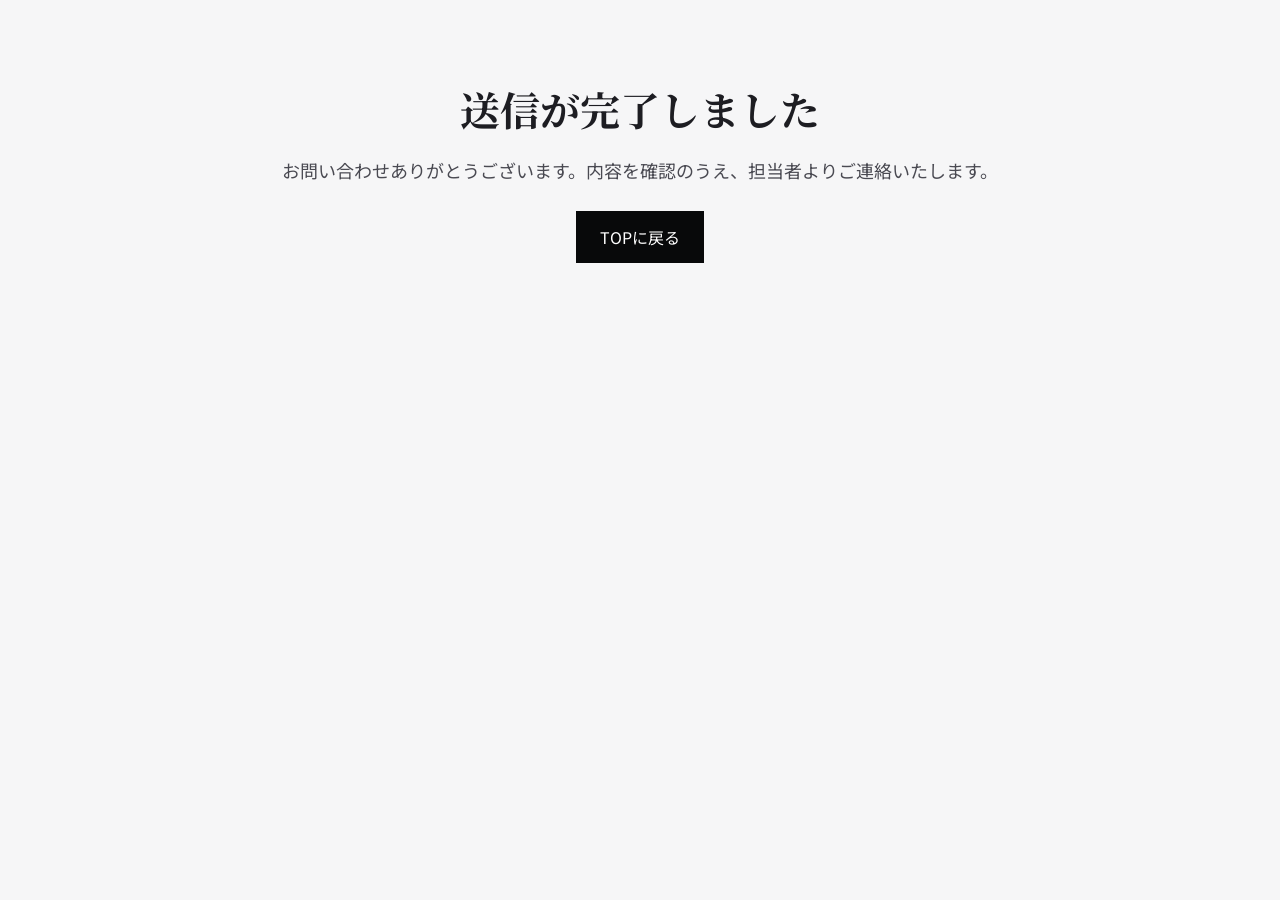
<file: zerogra_hp_codex/thanks.html>
﻿<!doctype html>
<html lang="ja">
<head>
  <meta charset="UTF-8" />
  <meta name="viewport" content="width=device-width, initial-scale=1.0" />
  <title>送信完了 | ZERO GRA WAVE</title>
  <link rel="preconnect" href="https://fonts.googleapis.com">
  <link rel="preconnect" href="https://fonts.gstatic.com" crossorigin>
  <link href="https://fonts.googleapis.com/css2?family=Noto+Serif+JP:wght@400;500;700&family=Noto+Sans+JP:wght@400;500;700&display=swap" rel="stylesheet">
  <style>
    html{font-size:62.5%} body{margin:0;background:#f6f6f7;color:#1d1d22;font-family:"Noto Sans JP",sans-serif}
    .wrap{width:min(100% - 32px,760px);margin:0 auto;padding:80px 0;text-align:center}
    h1{font-family:"Noto Serif JP",serif;font-size:4rem;margin:0 0 16px}
    p{font-size:1.8rem;line-height:1.9;color:#4a4a52;margin:0 0 24px}
    a{display:inline-flex;align-items:center;justify-content:center;min-height:52px;padding:0 24px;background:#08090a;color:#fff;text-decoration:none;font-size:1.6rem}
  </style>
</head>
<body>
  <main class="wrap">
    <h1>送信が完了しました</h1>
    <p>お問い合わせありがとうございます。内容を確認のうえ、担当者よりご連絡いたします。</p>
    <a href="./index.html">TOPに戻る</a>
  </main>
</body>
</html>
</file>
<file: zerogra_hp_codex/style.css>
﻿:root {
  --bg: #f6f6f6;
  --surface: #ffffff;
  --text: #1f1f22;
  --muted: #6f6f75;
  --line: #e2e2e5;
  --accent: #08090a;
  --max: 1200px;
}

* {
  box-sizing: border-box;
}

body {
  margin: 0;
  color: var(--text);
  font-family: "Noto Sans JP", sans-serif;
  background: var(--bg);
  line-height: 1.8;
}

img {
  max-width: 100%;
  display: block;
}

h1,
h2,
h3,
.logo {
  font-family: "Noto Serif JP", serif;
  font-weight: 500;
  letter-spacing: 0.02em;
}

.container {
  width: min(100% - 32px, var(--max));
  margin-inline: auto;
}

.site-header {
  position: sticky;
  top: 0;
  z-index: 10;
  background: rgba(246, 246, 246, 0.96);
  backdrop-filter: blur(6px);
  border-bottom: 1px solid var(--line);
}

.header-inner {
  height: 84px;
  display: flex;
  align-items: center;
  gap: 20px;
}

.logo {
  font-size: 2.6rem;
  text-decoration: none;
  color: var(--text);
  white-space: nowrap;
}

.gnav {
  margin-left: auto;
  display: flex;
  align-items: center;
}

.gnav a {
  display: inline-flex;
  align-items: center;
  font-size: 1.25rem;
  color: #3f3f45;
  text-decoration: none;
  white-space: nowrap;
}

.gnav a + a {
  margin-left: 18px;
}


.mobile-quick-links {
  display: none;
}
.mobile-drawer {
  display: none;
}


.btn {
  display: inline-flex;
  align-items: center;
  justify-content: center;
  background: var(--accent);
  color: #fff;
  text-decoration: none;
  min-height: 60px;
  padding: 0 30px;
  font-size: 1.6rem;
  letter-spacing: 0.06em;
  border: 1.5px solid var(--accent);
  transition: background 0.2s, color 0.2s, border-color 0.2s;
}

.btn:hover {
  background: transparent;
  color: var(--accent);
}

.btn::after {
  content: none;
}

.btn-sm {
  min-height: 52px;
  font-size: 1.4rem;
  padding: 0 16px;
}

.btn-outline {
  background: var(--accent);
  color: #fff;
  border: 1.5px solid var(--accent);
}

.btn-outline::after {
  content: none;
}

.menu-btn {
  display: none;
  background: transparent;
  border: 0;
  font-size: 2.8rem;
  color: #444;
}

.hero {
  padding: 20px 0 34px;
}

.hero .container {
  width: min(100% - 32px, 1320px);
}

.hero-grid {
  display: grid;
  grid-template-columns: 0.82fr 1.18fr;
  gap: 10px;
  align-items: stretch;
}

.hero-copy {
  padding-top: 56px;
  max-width: 560px;
  position: relative;
  z-index: 2;
}

.kicker {
  font-size: 4rem;
  margin: 0;
}

h1 {
  font-size: clamp(7.2rem, 8.2vw, 11.4rem);
  line-height: 1.05;
  margin: 10px 0 20px;
}

.lead {
  font-size: 3.6rem;
  margin: 0 0 10px;
  line-height: 1.45;
}

.sub {
  font-size: 1.9rem;
  color: #5f5f66;
  margin: 0 0 26px;
}

.stats {
  display: grid;
  grid-template-columns: repeat(2, 1fr);
  gap: 14px;
  margin-bottom: 24px;
}

.stats > div {
  border-left: 1px solid var(--line);
  padding-left: 16px;
}

.stats-label {
  margin: 0;
  color: var(--muted);
  font-size: 1.4rem;
}

.stats-num {
  margin: 5px 0;
  font-size: 5rem;
  line-height: 1.1;
  font-family: "Noto Serif JP", serif;
}

.hero-visual {
  min-height: 780px;
  position: relative;
  border-radius: 0;
  overflow: hidden;
  background: linear-gradient(140deg, #fbfbfc 0%, #f3f3f6 55%, #efeff2 100%);
  border: 0;
}

.portrait {
  position: absolute;
  inset: -2% 8% -2% -8%;
  background-image: url("./assets/zero_gra_wave_main_visual_web_transparent.png");
  background-repeat: no-repeat;
  background-position: 58% bottom;
  background-size: 108% auto;
}

.machine {
  position: absolute;
  right: -24%;
  bottom: -10%;
  width: 80%;
  aspect-ratio: 1/1;
  background-image: url("./assets/machine_full_transparent.png");
  background-repeat: no-repeat;
  background-position: center bottom;
  background-size: contain;
}

.section-block {
  padding: 54px 0;
  border-top: 1px solid var(--line);
}

.section-label {
  margin: 0;
  font-size: 1.3rem;
  letter-spacing: 0.18em;
  color: #8b8b90;
}

h2 {
  margin: 8px 0 24px;
  font-size: clamp(3.4rem, 4.8vw, 5.4rem);
  line-height: 1.4;
}

.problem-grid,
.feature-grid,
.results-grid,
.benefit-grid {
  display: grid;
  gap: 18px;
}

.problem-grid,
.feature-grid,
.results-grid {
  grid-template-columns: repeat(4, 1fr);
}

.tile,
.card,
.voice {
  background: var(--surface);
  border: 1px solid var(--line);
  padding: 10px;
}

.tile p,
.card p,
.voice p {
  font-size: 1.6rem;
  margin: 10px 6px 4px;
}

.thumb,
.voice-photo {
  aspect-ratio: 4 / 3;
  background-size: cover;
  background-position: center;
  background-repeat: no-repeat;
}

.problem-1 {
  background-image: url("./assets/zero_gra_wave_problem_01_web_transparent.png");
  background-color: #f2f2f2;
  background-size: contain;
}

.problem-2 {
  background-image: url("./assets/zero_gra_wave_problem_02_web_transparent.png");
  background-color: #f2f2f2;
  background-size: contain;
}

.problem-3 {
  background-image: url("./assets/zero_gra_wave_problem_05_web_transparent.png");
  background-color: #f2f2f2;
}

.problem-4 {
  background-image: url("./assets/zero_gra_wave_problem_04_web_transparent.png");
  background-color: #f2f2f2;
  background-size: contain;
}

.feature-1 { background-image: url("./assets/machine_structure_detail.png"); }
.feature-2 { background-image: url("./assets/machine_cable_detail.png"); }
.feature-3 { background-image: url("./assets/machine_lllt_unit.png"); }
.feature-4 { background-image: url("./assets/machine_sensor_panel.png"); }

.voice-1 { background-image: url("./assets/zero_gra_wave_problem_01_web_transparent.png"); }
.voice-2 { background-image: url("./assets/zero_gra_wave_problem_02_web_transparent.png"); }
.voice-3 { background-image: url("./assets/zero_gra_wave_problem_04_web_transparent.png"); }
.voice-4 { background-image: url("./assets/zero_gra_wave_main_visual_web_transparent.png"); }

.solution-wrap {
  border: 1px solid var(--line);
  background: linear-gradient(#fbfbfb, #f1f2f5);
  padding: 22px;
}

.solution-top {
  display: grid;
  grid-template-columns: 0.95fr 1.35fr;
  gap: 18px;
  align-items: end;
}

.solution-head p {
  font-size: 1.7rem;
  color: #57575d;
}

.solution-machine {
  height: 380px;
  border: 1px solid var(--line);
  border-radius: 8px;
  background-color: #eef1f4;
  background-image: url("./assets/zero_gra_wave_problem_06_web_transparent.png");
  background-position: center 58%;
  background-size: cover;
  background-repeat: no-repeat;
}

.benefit-grid {
  grid-template-columns: repeat(4, 1fr);
  margin-top: 18px;
}

.benefit-grid article {
  background: #f8f8f9;
  border: 1px solid var(--line);
  border-radius: 6px;
  padding: 16px 14px;
}

.benefit-item {
  display: grid;
  grid-template-columns: 48px 1fr;
  gap: 14px;
  align-items: start;
}

.benefit-item img {
  width: 46px;
  height: 46px;
}

.benefit-grid h3 {
  font-size: 2.8rem;
  margin: 0 0 6px;
  line-height: 1.4;
}

.benefit-grid p {
  margin: 0;
  font-size: 1.4rem;
  color: var(--muted);
}

.btn-wide {
  width: min(520px, 100%);
  margin: 20px auto 0;
}

.text-link {
  margin: 18px auto 0;
  display: block;
  width: fit-content;
  color: var(--text);
  text-decoration: none;
  font-size: 2.2rem;
}

.results h2 {
  margin-bottom: 14px;
  text-align: center;
}

.results .section-label {
  text-align: center;
}

.results-intro {
  margin: 0 0 24px;
  text-align: center;
  color: #4f4f56;
  font-size: 2rem;
}

.results-grid .voice {
  background: #f8f8f9;
  border: 1px solid var(--line);
  padding: 22px 18px;
}

.results-grid .voice .result-metric {
  margin: 0;
  font-family: "Noto Serif JP", serif;
  display: flex;
  align-items: flex-end;
  gap: 0.06em;
  white-space: nowrap;
  font-size: clamp(6.8rem, 5vw, 11rem);
  font-weight: 800;
  line-height: 1;
  letter-spacing: 0.01em;
}

.results-grid .voice .result-metric span {
  font-family: "Noto Sans JP", sans-serif;
  font-size: 0.48em;
  font-weight: 700;
  line-height: 1.05;
}

.results-grid .voice .result-label {
  margin: 6px 0 16px;
  padding-bottom: 14px;
  border-bottom: 1px solid #d7d7db;
  color: #4f4f56;
  font-size: 2rem;
}

.results-grid .voice .result-owner {
  margin: 0 0 12px;
  font-size: 1.9rem;
  font-weight: 700;
  line-height: 1.45;
}

.results-grid .voice .result-quote {
  margin: 0;
  font-size: 1.7rem;
  line-height: 1.85;
  color: #3a3a40;
}

.cta-last {
  margin-top: 28px;
}

.faq h2 {
  margin: 0 0 26px;
  font-size: clamp(4.2rem, 5.2vw, 7rem);
  line-height: 1.2;
}

.faq-list {
  border-top: 1px solid var(--line);
}

.faq-group-title {
  margin: 0;
  padding: 20px 0 10px;
  font-family: "Noto Serif JP", serif;
  font-size: 2.4rem;
  font-weight: 600;
  color: #2a2a30;
}

.faq-item {
  border-bottom: 1px solid var(--line);
}

.faq-item summary {
  list-style: none;
  display: flex;
  align-items: center;
  justify-content: space-between;
  gap: 18px;
  padding: 26px 0;
  cursor: pointer;
}

.faq-item summary::-webkit-details-marker {
  display: none;
}

.faq-question {
  font-size: 2.8rem;
  font-weight: 700;
  line-height: 1.45;
}

.faq-toggle {
  width: 42px;
  height: 42px;
  border: 1px solid #d3d3d8;
  position: relative;
  flex-shrink: 0;
}

.faq-toggle::before,
.faq-toggle::after {
  content: "";
  position: absolute;
  left: 50%;
  top: 50%;
  background: #121216;
  transform: translate(-50%, -50%);
}

.faq-toggle::before {
  width: 16px;
  height: 2px;
}

.faq-toggle::after {
  width: 2px;
  height: 16px;
}

.faq-item[open] .faq-toggle::after {
  display: none;
}

.faq-answer {
  padding: 0 64px 24px 0;
  color: #44444b;
  font-size: 2rem;
  line-height: 1.9;
}

.faq-answer ul {
  margin: 10px 0 0 1.2em;
  padding: 0;
}

.faq-answer li {
  margin: 6px 0;
}

.sns h2 {
  margin: 8px 0 20px;
}

.sns-grid {
  display: grid;
  grid-template-columns: repeat(2, minmax(0, 1fr));
  gap: 14px;
}

.sns-card {
  display: flex;
  align-items: center;
  gap: 14px;
  border: 1px solid var(--line);
  background: #f8f8f9;
  color: var(--text);
  text-decoration: none;
  padding: 16px 18px;
}

.sns-card img {
  width: 48px;
  height: 48px;
  object-fit: contain;
  flex-shrink: 0;
}

.sns-card span {
  font-size: 2.2rem;
  font-weight: 700;
  letter-spacing: 0.01em;
}

html {
  font-size: 62.5%;
}

@media (max-width: 980px) {
  .header-inner {
    height: 70px;
    gap: 12px;
  }

  .logo {
    font-size: 2.4rem;
  }

  .gnav,
  .btn-sm {
    display: none;
  }

  .mobile-quick-links {
    display: none !important;
  }

  .menu-btn {
    display: block;
    margin-left: auto;
  }

  .mobile-quick-links a {
    font-size: 1.3rem;
    text-decoration: none;
    color: #3f3f45;
  }


  .mobile-drawer {
    position: fixed;
    top: 70px;
    right: 10px;
    left: 10px;
    display: none;
    flex-direction: column;
    gap: 2px;
    padding: 10px;
    background: rgba(248, 248, 250, 0.98);
    border: 1px solid var(--line);
    z-index: 25;
  }

  body.menu-open .mobile-drawer {
    display: flex;
  }

  body.menu-open {
    overflow: hidden;
  }

  .mobile-drawer a {
    display: block;
    text-decoration: none;
    color: #2e2e34;
    padding: 10px 8px;
    font-size: 1.5rem;
    border-bottom: 1px solid #e3e3e7;
  }

  .mobile-drawer a:last-child {
    border-bottom: 0;
  }

  .mobile-drawer .mobile-drawer-contact {
    margin-top: 6px;
    background: #08090a;
    color: #fff;
    text-align: center;
    border-bottom: 0;
  }

  .hero-grid,
  .problem-grid,
  .feature-grid,
  .results-grid,
  .benefit-grid {
    grid-template-columns: 1fr;
  }

  .hero {
    padding: 12px 0 30px;
  }

  .hero-copy {
    padding-top: 0;
    max-width: none;
  }

  .hero-visual {
    min-height: 520px;
    order: -1;
    margin-bottom: 8px;
  }

  .kicker {
    font-size: 2.5rem;
  }

  h1 {
    font-size: clamp(6rem, 12vw, 8.4rem);
    margin-bottom: 12px;
  }

  .lead {
    font-size: 2.7rem;
  }

  .portrait {
    inset: 2% -6% -2% -10%;
    background-position: 60% 6%;
    background-size: 108% auto;
  }

  .machine {
    right: -30%;
    bottom: -14%;
    width: 96%;
  }

  .stats {
    grid-template-columns: 1fr 1fr;
  }

  .stats-num {
    font-size: 3.8rem;
  }

  .solution-machine {
    height: 260px;
    background-position: center;
  }

  .solution-top {
    grid-template-columns: 1fr;
  }

  .benefit-item {
    grid-template-columns: 40px 1fr;
    gap: 10px;
  }

  .benefit-item img {
    width: 38px;
    height: 38px;
  }

  .benefit-grid h3 {
    font-size: 2.2rem;
  }

  .section-block {
    padding: 36px 0;
  }

  h2 {
    font-size: 4rem;
  }

  .tile {
    display: grid;
    grid-template-columns: 110px 1fr;
    gap: 12px;
    align-items: center;
  }

  .tile p,
  .voice p {
    margin: 0;
  }

  .feature-grid .card {
    display: grid;
    grid-template-columns: 110px 1fr;
    gap: 12px;
    align-items: center;
  }

  .feature-grid .card .thumb {
    width: 110px;
    justify-self: start;
  }

  .feature-grid .card h3 {
    margin: 0 0 6px;
    font-size: 2rem;
    line-height: 1.45;
  }

  .feature-grid .card p {
    margin: 0;
    font-size: 1.5rem;
    line-height: 1.65;
  }

  .results-intro {
    font-size: 1.6rem;
    margin-bottom: 16px;
  }

  .results-grid .voice {
    padding: 16px 14px;
  }

  .results-grid .voice .result-metric {
    font-size: 7.2rem;
  }

  .results-grid .voice .result-label {
    font-size: 1.6rem;
    padding-bottom: 10px;
    margin-bottom: 10px;
  }

  .results-grid .voice .result-owner {
    font-size: 1.7rem;
    margin-bottom: 8px;
  }

  .results-grid .voice .result-quote {
    font-size: 1.5rem;
    line-height: 1.75;
  }

  .faq h2 {
    font-size: 4.2rem;
    margin-bottom: 16px;
  }

  .faq-item summary {
    padding: 16px 0;
    gap: 10px;
  }

  .faq-group-title {
    font-size: 1.9rem;
    padding: 16px 0 8px;
  }

  .faq-question {
    font-size: 1.9rem;
    line-height: 1.45;
  }

  .faq-toggle {
    width: 34px;
    height: 34px;
  }

  .faq-answer {
    font-size: 1.5rem;
    line-height: 1.75;
    padding: 0 0 16px 0;
  }

  .sns-grid {
    grid-template-columns: 1fr;
    gap: 10px;
  }

  .sns-card {
    padding: 12px 14px;
  }

  .sns-card img {
    width: 40px;
    height: 40px;
  }

  .sns-card span {
    font-size: 1.8rem;
  }
}
</file>
<file: zerogra_hp_codex/contact.css>
﻿:root {
  --bg: #f6f6f7;
  --surface: #ececee;
  --text: #1d1d22;
  --muted: #686870;
  --line: #dbdbe0;
  --accent: #0f1013;
}

* {
  box-sizing: border-box;
}

html {
  font-size: 62.5%;
}

body {
  margin: 0;
  background: var(--bg);
  color: var(--text);
  font-family: "Noto Sans JP", sans-serif;
}

.container {
  width: min(100% - 32px, 1320px);
  margin-inline: auto;
}

.site-header {
  position: sticky;
  top: 0;
  z-index: 10;
  background: rgba(246, 246, 247, 0.96);
  backdrop-filter: blur(6px);
  border-bottom: 1px solid var(--line);
}

.header-inner {
  height: 84px;
  display: flex;
  align-items: center;
  gap: 20px;
}

.logo {
  font-family: "Noto Serif JP", serif;
  font-weight: 500;
  font-size: 2.6rem;
  text-decoration: none;
  color: var(--text);
  white-space: nowrap;
}

.gnav {
  margin-left: auto;
  display: flex;
  gap: 18px;
}

.gnav a {
  font-size: 1.25rem;
  color: #3f3f45;
  text-decoration: none;
}

.mobile-quick-links {
  display: none;
}

.btn {
  display: inline-flex;
  align-items: center;
  justify-content: center;
  background: #08090a;
  color: #fff;
  text-decoration: none;
  min-height: 60px;
  padding: 0 30px;
  font-size: 1.6rem;
  letter-spacing: 0.06em;
  border: 1.5px solid #08090a;
  transition: background 0.2s, color 0.2s;
}

.btn:hover {
  background: transparent;
  color: #08090a;
}

.btn::after {
  content: none;
}

.btn-sm {
  min-height: 52px;
  font-size: 1.4rem;
  padding: 0 16px;
}

.btn-outline {
  background: #08090a;
  color: #fff;
  border: 1.5px solid #08090a;
}

.btn-outline::after {
  content: none;
}

.mobile-drawer {
  display: none;
}

.menu-btn {
  display: none;
  background: transparent;
  border: 0;
  font-size: 2.8rem;
  color: #444;
}

.contact-page {
  width: min(100% - 32px, 980px);
  margin: 0 auto;
  padding: 26px 0 60px;
}

.contact-head {
  text-align: center;
}

.contact-head h1 {
  margin: 0;
  font-family: "Noto Serif JP", serif;
  font-size: clamp(5.4rem, 6.2vw, 7rem);
  letter-spacing: 0.03em;
  line-height: 1.2;
}

.subtitle {
  margin: 6px 0 0;
  font-size: 2.6rem;
  font-weight: 700;
}

.lead {
  margin: 34px auto 0;
  width: min(100%, 760px);
  color: #33343a;
  font-size: 2.6rem;
  line-height: 1.95;
}

.contact-form-wrap {
  margin-top: 38px;
}

.contact-form {
  width: min(100%, 700px);
  margin-inline: auto;
}

.form-group {
  margin-bottom: 18px;
}

.form-group label {
  display: block;
  margin-bottom: 6px;
  font-size: 2.1rem;
  font-weight: 700;
}

.form-group input,
.form-group textarea {
  width: 100%;
  border: 1px solid var(--line);
  background: var(--surface);
  padding: 14px 18px;
  font-size: 2.1rem;
  font-family: inherit;
  color: var(--text);
  outline: none;
}

.form-group input::placeholder,
.form-group textarea::placeholder {
  color: #9a9aa3;
}

.form-group input:focus,
.form-group textarea:focus {
  border-color: #9ea0a9;
  background: #f1f1f3;
}

.form-group textarea {
  min-height: 180px;
  resize: vertical;
}

.form-actions {
  margin-top: 24px;
}

.form-consent {
  margin-top: 8px;
}

.check-row {
  display: flex;
  align-items: center;
  flex-wrap: wrap;
  gap: 10px;
  font-size: 1.8rem;
  color: #3c3c43;
}

.check-row input {
  width: 20px;
  height: 20px;
}

.check-row a {
  color: #3c3c43;
}

.policy-link {
  text-decoration: underline;
}

.robot-box {
  margin-top: 12px;
  border: 1px solid var(--line);
  background: #f5f5f7;
  min-height: 74px;
  padding: 10px 14px;
  display: flex;
  align-items: center;
  justify-content: space-between;
  gap: 12px;
}

.robot-check {
  display: flex;
  align-items: center;
  gap: 10px;
  font-size: 1.8rem;
}

.robot-check input {
  width: 28px;
  height: 28px;
}

.robot-brand {
  font-size: 1.2rem;
  color: #70707a;
}

.form-actions button {
  width: 100%;
  min-height: 58px;
  border: 0;
  background: var(--accent);
  color: #fff;
  font-size: 2rem;
  letter-spacing: 0.04em;
  cursor: pointer;
}

@media (max-width: 980px) {
  .header-inner {
    height: 70px;
    gap: 12px;
  }

  .logo {
    font-size: 2.4rem;
  }

  .gnav,
  .btn-sm {
    display: none;
  }

  .mobile-quick-links {
    display: none !important;
  }

  .menu-btn {
    display: block;
    margin-left: auto;
  }

  .mobile-drawer {
    position: fixed;
    top: 70px;
    right: 10px;
    left: 10px;
    display: none;
    flex-direction: column;
    gap: 2px;
    padding: 10px;
    background: rgba(248, 248, 250, 0.98);
    border: 1px solid #dbdbe0;
    z-index: 25;
  }

  body.menu-open .mobile-drawer {
    display: flex;
  }

  body.menu-open {
    overflow: hidden;
  }

  .mobile-drawer a {
    display: block;
    text-decoration: none;
    color: #2e2e34;
    padding: 10px 8px;
    font-size: 1.5rem;
    border-bottom: 1px solid #e3e3e7;
  }

  .mobile-drawer a:last-child {
    border-bottom: 0;
  }

  .mobile-drawer .mobile-drawer-contact {
    margin-top: 6px;
    background: #08090a;
    color: #fff;
    text-align: center;
    border-bottom: 0;
  }

  .contact-page {
    width: min(100% - 20px, 980px);
    padding-top: 18px;
  }

  .contact-head h1 {
    font-size: 4.4rem;
  }

  .subtitle {
    font-size: 2rem;
  }

  .lead {
    font-size: 1.7rem;
    line-height: 1.85;
    margin-top: 20px;
  }

  .form-group label {
    font-size: 1.6rem;
  }

  .form-group input,
  .form-group textarea {
    font-size: 1.6rem;
    padding: 12px 14px;
  }

  .form-group textarea {
    min-height: 140px;
  }

  .check-row,
  .robot-check {
    font-size: 1.5rem;
  }

  .robot-check input {
    width: 24px;
    height: 24px;
  }
}
</file>
<file: zerogra_hp_codex/online-guide.css>
﻿:root {
  --bg: #fbfaf7;
  --surface: #ffffff;
  --soft: #f4efe7;
  --text: #171719;
  --charcoal: #2f3033;
  --muted: #696861;
  --line: #e6dfd4;
  --gold: #b28a3a;
  --gold-dark: #8d6b27;
  --shadow: 0 18px 42px rgba(34, 31, 25, 0.09);
  --max: 1200px;
}

* {
  box-sizing: border-box;
}

html {
  font-size: 62.5%;
  scroll-behavior: smooth;
}

body {
  margin: 0;
  color: var(--text);
  font-family: "Noto Sans JP", sans-serif;
  background:
    radial-gradient(circle at 10% 2%, rgba(178, 138, 58, 0.08), transparent 26rem),
    linear-gradient(180deg, #fff 0%, var(--bg) 44%, #fff 100%);
  line-height: 1.8;
}

img {
  display: block;
  max-width: 100%;
}

a {
  color: inherit;
}

h1,
h2,
h3,
.logo {
  font-family: "Noto Serif JP", serif;
  font-weight: 600;
  letter-spacing: 0.01em;
}

.container {
  width: min(100% - 40px, var(--max));
  margin-inline: auto;
}

.site-header {
  position: sticky;
  top: 0;
  z-index: 20;
  background: rgba(255, 255, 255, 0.94);
  backdrop-filter: blur(10px);
  border-bottom: 1px solid var(--line);
}

.header-inner {
  height: 78px;
  display: flex;
  align-items: center;
  gap: 22px;
}

.logo {
  font-size: 2.4rem;
  text-decoration: none;
  white-space: nowrap;
}

.gnav {
  margin-left: auto;
  display: flex;
  align-items: center;
  gap: 20px;
}

.gnav a {
  font-size: 1.28rem;
  color: #454348;
  text-decoration: none;
  white-space: nowrap;
}

.btn {
  min-height: 54px;
  padding: 0 25px;
  border-radius: 999px;
  display: inline-flex;
  align-items: center;
  justify-content: center;
  gap: 8px;
  text-decoration: none;
  font-size: 1.45rem;
  font-weight: 700;
  letter-spacing: 0.03em;
  border: 1.5px solid var(--text);
  transition: transform 0.2s, background 0.2s, color 0.2s, border-color 0.2s;
}

.btn:hover {
  transform: translateY(-1px);
}

.btn-sm {
  min-height: 46px;
  padding-inline: 18px;
  border-radius: 0;
  background: #08090a;
  color: #fff;
}

.btn-outline {
  background: #08090a;
  color: #fff;
}

.btn-gold {
  color: #fff;
  border-color: var(--gold);
  background: linear-gradient(135deg, var(--gold), #c3a251);
  box-shadow: 0 12px 22px rgba(178, 138, 58, 0.2);
}

.btn-light {
  color: var(--text);
  border-color: #cfc5b6;
  background: rgba(255, 255, 255, 0.82);
}

.btn-white {
  color: var(--text);
  border-color: #fff;
  background: #fff;
}

.menu-btn {
  display: none;
  margin-left: auto;
  background: transparent;
  border: 0;
  font-size: 2.7rem;
  color: #29292d;
}

.mobile-drawer {
  display: none;
}

.guide-page {
  overflow: hidden;
}

.guide-section {
  padding: 36px 0;
}

.guide-label {
  margin: 0 0 18px;
  display: inline-flex;
  align-items: center;
  gap: 10px;
  color: var(--gold-dark);
  font-size: 1.45rem;
  font-weight: 700;
  letter-spacing: 0.08em;
}

.guide-label::before,
.guide-label::after {
  content: "";
  width: 34px;
  height: 1px;
  background: var(--gold);
}

.guide-label.boxed {
  border: 1px solid var(--gold);
  padding: 4px 10px;
  background: #fffaf0;
  font-size: 1.1rem;
}

.guide-label.boxed::before,
.guide-label.boxed::after {
  content: none;
}

.guide-hero {
  padding: 26px 0 0;
}

.hero-panel {
  min-height: 460px;
  display: grid;
  grid-template-columns: 0.95fr 1.05fr;
  align-items: center;
  gap: 34px;
}

.hero-copy {
  padding: 32px 0 44px;
}

.hero-copy h1 {
  margin: 0;
  font-size: clamp(4.6rem, 5.5vw, 7.4rem);
  line-height: 1.25;
}

.hero-lead {
  width: min(100%, 640px);
  margin: 22px 0 0;
  color: #2f3033;
  font-size: 1.68rem;
  line-height: 2.05;
  font-weight: 600;
}

.hero-actions {
  display: flex;
  flex-wrap: wrap;
  gap: 14px;
  margin-top: 28px;
}

.hero-visual {
  min-height: 470px;
  position: relative;
  border-radius: 28px;
  background:
    linear-gradient(135deg, rgba(255, 255, 255, 0.92), rgba(244, 239, 231, 0.82)),
    radial-gradient(circle at 70% 20%, rgba(178, 138, 58, 0.12), transparent 28rem);
  overflow: hidden;
}

.visual-copy {
  position: absolute;
  z-index: 2;
  left: 34px;
  top: 35%;
  margin: 0;
  font-family: "Noto Serif JP", serif;
  font-size: 2.5rem;
  line-height: 2;
  color: #2f3033;
}

.hero-machine {
  position: absolute;
  right: -3%;
  bottom: -18%;
  width: min(62%, 440px);
  filter: drop-shadow(0 28px 35px rgba(0, 0, 0, 0.16));
}

.mini-card {
  position: absolute;
  z-index: 3;
  min-width: 142px;
  padding: 12px 14px;
  border-radius: 16px;
  border: 1px solid rgba(178, 138, 58, 0.22);
  background: rgba(255, 255, 255, 0.88);
  box-shadow: var(--shadow);
}

.mini-card span {
  display: block;
  color: var(--gold-dark);
  font-size: 1rem;
  font-weight: 800;
  letter-spacing: 0.12em;
}

.mini-card strong {
  font-size: 1.35rem;
}

.mini-card-video {
  right: 28px;
  top: 32px;
}

.mini-card-social {
  left: 34px;
  bottom: 28px;
}

.worries {
  padding-top: 18px;
  border-top: 1px solid var(--line);
  border-bottom: 1px solid var(--line);
  background: rgba(255, 255, 255, 0.6);
}

.worries-grid {
  display: grid;
  grid-template-columns: 240px 1fr;
  gap: 24px;
  align-items: center;
}

.section-heading h2 {
  margin: 0;
  font-size: clamp(2.8rem, 4vw, 4.8rem);
  line-height: 1.45;
}

.section-heading.centered {
  text-align: center;
}

.section-heading.compact h2 {
  font-size: clamp(2.5rem, 3vw, 3.8rem);
}

.worry-list {
  display: grid;
  grid-template-columns: repeat(7, minmax(0, 1fr));
  gap: 8px;
}

.worry-list article {
  min-height: 126px;
  padding: 14px 9px;
  display: grid;
  align-content: start;
  justify-items: center;
  gap: 8px;
  text-align: center;
  border-left: 1px solid var(--line);
}

.worry-list img {
  width: 34px;
  height: 34px;
}

.worry-list p {
  margin: 0;
  font-size: 1.22rem;
  font-weight: 700;
  line-height: 1.55;
}

.feature-panel {
  display: grid;
  grid-template-columns: 0.86fr 1.2fr 0.68fr;
  gap: 24px;
  align-items: center;
  padding: 24px;
  border: 1px solid var(--line);
  border-radius: 24px;
  background: linear-gradient(135deg, #fff 0%, #faf6ee 100%);
  box-shadow: var(--shadow);
}

.feature-copy h2,
.step-intro h2,
.split-section h2,
.table-card h2,
.insta-summary h2,
.faq h2,
.cta-panel h2 {
  margin: 0 0 14px;
  font-size: clamp(2.7rem, 3.5vw, 4.2rem);
  line-height: 1.42;
}

.feature-copy p,
.step-intro p,
.split-section p,
.table-card p,
.insta-summary p,
.faq p,
.cta-panel p {
  margin: 0;
  color: #44413b;
  font-size: 1.55rem;
  line-height: 1.9;
  font-weight: 500;
}

.pill-link {
  min-height: 44px;
  margin-top: 22px;
  padding: 0 22px;
  border: 1px solid var(--gold);
  border-radius: 999px;
  display: inline-flex;
  align-items: center;
  justify-content: center;
  color: var(--gold-dark);
  background: #fff;
  text-decoration: none;
  font-size: 1.35rem;
  font-weight: 800;
}

.video-embed {
  position: relative;
  overflow: hidden;
  border-radius: 14px;
  background: #111;
  box-shadow: 0 14px 28px rgba(0, 0, 0, 0.16);
}

.video-embed::before {
  content: "";
  display: block;
  padding-top: 56.25%;
}

.video-embed iframe {
  position: absolute;
  inset: 0;
  width: 100%;
  height: 100%;
  border: 0;
}

.learn-card {
  padding: 22px;
  border: 1px solid var(--line);
  border-radius: 14px;
  background: rgba(255, 255, 255, 0.86);
}

.learn-card h3 {
  margin: 0 0 14px;
  font-size: 2rem;
}

.learn-card ul {
  margin: 0;
  padding: 0;
  list-style: none;
}

.learn-card li {
  position: relative;
  padding-left: 22px;
  margin: 10px 0;
  color: #3f3c37;
  font-size: 1.35rem;
  font-weight: 700;
}

.learn-card li::before {
  content: "";
  position: absolute;
  left: 0;
  top: 0.72em;
  width: 8px;
  height: 8px;
  border-radius: 50%;
  background: var(--gold);
}

.step-roadmap {
  margin-top: 24px;
  display: grid;
  grid-template-columns: repeat(5, 1fr);
  gap: 12px;
}

.step-card,
.media-card,
.purpose-grid article,
.purpose-card,
.table-card,
.insta-summary {
  border: 1px solid var(--line);
  border-radius: 14px;
  background: rgba(255, 255, 255, 0.9);
  box-shadow: 0 10px 24px rgba(34, 31, 25, 0.06);
}

.step-card {
  padding: 18px 16px;
  color: var(--text);
  text-decoration: none;
}

.step-card > span,
.step-kicker {
  display: block;
  color: var(--gold-dark);
  font-size: 1.18rem;
  font-weight: 900;
  letter-spacing: 0.08em;
}

.step-card > img {
  width: 34px;
  height: 34px;
  margin: 8px auto;
}

.step-card h3 {
  margin: 6px 0;
  text-align: center;
  font-size: 2rem;
}

.step-card p {
  margin: 0 0 12px;
  min-height: 74px;
  color: #484640;
  font-size: 1.28rem;
  font-weight: 700;
  line-height: 1.7;
}

.thumb-grid {
  display: grid;
  grid-template-columns: repeat(2, 1fr);
  gap: 4px;
}

.thumb-grid img {
  width: 100%;
  aspect-ratio: 1;
  object-fit: cover;
  border-radius: 8px;
  background: #f1f1f1;
}

.video-thumb {
  min-height: 122px;
  position: relative;
  overflow: hidden;
  border-radius: 10px;
  background-color: #eee9e0;
  background-size: cover;
  background-position: center;
}

.video-thumb.large {
  min-height: 210px;
}

.video-thumb b {
  position: absolute;
  left: 50%;
  top: 50%;
  width: 54px;
  height: 38px;
  border-radius: 12px;
  background: #d9231f;
  transform: translate(-50%, -50%);
  box-shadow: 0 12px 22px rgba(0, 0, 0, 0.18);
}

.video-thumb b::after {
  content: "";
  position: absolute;
  left: 22px;
  top: 10px;
  border-left: 13px solid #fff;
  border-top: 9px solid transparent;
  border-bottom: 9px solid transparent;
}

.video-thumb.split {
  display: grid;
  grid-template-columns: 1fr 1fr;
  background: #f2eee7;
}

.video-thumb.split img {
  width: 100%;
  height: 100%;
  min-height: 122px;
  object-fit: cover;
}

.step-layout {
  padding: 24px;
  display: grid;
  grid-template-columns: 0.82fr 1.18fr;
  gap: 28px;
  align-items: start;
  border: 1px solid var(--line);
  border-radius: 22px;
  background: #fff;
}

.tag-row {
  display: flex;
  flex-wrap: wrap;
  gap: 8px;
  margin-top: 18px;
}

.tag-row span {
  padding: 6px 14px;
  border: 1px solid #d7cbb8;
  border-radius: 999px;
  color: #64533a;
  background: #fffaf0;
  font-size: 1.25rem;
  font-weight: 800;
}

.insta-grid {
  display: grid;
  grid-template-columns: repeat(3, 1fr);
  gap: 8px;
}

.insta-grid a {
  position: relative;
  overflow: hidden;
  border-radius: 12px;
  background: #f1eee8;
}

.insta-grid img {
  width: 100%;
  aspect-ratio: 1;
  object-fit: cover;
}

.insta-grid span {
  position: absolute;
  right: 8px;
  bottom: 8px;
  padding: 3px 8px;
  border-radius: 999px;
  color: #fff;
  background: rgba(0, 0, 0, 0.62);
  font-size: 1.1rem;
  font-weight: 800;
}

.feature-explain {
  padding-top: 20px;
}

.ig-embed-grid {
  display: grid;
  gap: 14px;
}

.feature-ig-grid {
  grid-template-columns: repeat(3, 1fr);
  margin-top: 22px;
}

.step01-ig-grid {
  grid-template-columns: repeat(3, 1fr);
}

.ig-cover-card {
  position: relative;
  min-width: 0;
  overflow: hidden;
  border: 1px solid var(--line);
  border-radius: 14px;
  display: block;
  color: var(--text);
  background: #fff;
  text-decoration: none;
  box-shadow: 0 10px 24px rgba(34, 31, 25, 0.06);
  transition: transform 0.2s, box-shadow 0.2s;
}

.ig-cover-card:hover {
  transform: translateY(-2px);
  box-shadow: var(--shadow);
}

.ig-cover-card img {
  width: 100%;
  aspect-ratio: 1;
  object-fit: cover;
  background: #f1eee8;
}

.ig-cover-card span {
  position: absolute;
  right: 10px;
  bottom: 10px;
  padding: 5px 11px;
  border-radius: 999px;
  color: #fff;
  background: rgba(23, 23, 25, 0.78);
  font-size: 1.12rem;
  font-weight: 800;
}

.centered-link {
  justify-self: center;
  grid-column: 1 / -1;
  margin-inline: auto;
}

.split-section {
  display: grid;
  grid-template-columns: 0.8fr 1.2fr;
  gap: 26px;
  align-items: center;
}

.split-section.reverse {
  grid-template-columns: 0.72fr 1.28fr;
}

.media-card {
  padding: 14px;
}

.linked-card,
.purpose-card {
  color: var(--text);
  text-decoration: none;
  transition: transform 0.2s, box-shadow 0.2s;
}

.linked-card:hover,
.purpose-card:hover {
  transform: translateY(-2px);
  box-shadow: var(--shadow);
}

.media-card h3 {
  margin: 12px 2px 4px;
  font-size: 2.2rem;
}

.media-card p {
  margin-inline: 2px;
  font-size: 1.42rem;
}

.media-card a {
  min-height: 40px;
  margin-top: 12px;
  padding: 0 18px;
  display: inline-flex;
  align-items: center;
  justify-content: center;
  border: 1px solid #cfc5b6;
  border-radius: 999px;
  color: var(--text);
  text-decoration: none;
  font-size: 1.25rem;
  font-weight: 800;
}

.media-link {
  min-height: 40px;
  margin-top: 12px;
  padding: 0 18px;
  display: inline-flex;
  align-items: center;
  justify-content: center;
  border: 1px solid #cfc5b6;
  border-radius: 999px;
  color: var(--gold-dark);
  background: #fff;
  text-decoration: none;
  font-size: 1.25rem;
  font-weight: 800;
}

.media-grid {
  display: grid;
  gap: 14px;
}

.media-grid.two {
  grid-template-columns: repeat(2, 1fr);
}

.media-grid.three {
  grid-template-columns: repeat(3, 1fr);
}

.compact-card h3 {
  font-size: 1.7rem;
  line-height: 1.5;
}

.pill-title h2 {
  display: inline-flex;
  padding: 10px 28px;
  border-radius: 999px;
  color: #fff;
  background: var(--text);
  font-size: 2.2rem;
}

.purpose-grid {
  margin-top: 20px;
  display: grid;
  grid-template-columns: repeat(5, 1fr);
  gap: 12px;
}

.purpose-grid article,
.purpose-card {
  padding: 18px 14px 14px;
}

.purpose-grid img {
  width: 34px;
  height: 34px;
}

.purpose-grid h3 {
  min-height: 58px;
  margin: 10px 0 6px;
  font-size: 1.75rem;
  line-height: 1.45;
}

.purpose-grid p {
  min-height: 76px;
  margin: 0 0 12px;
  color: #4d4b45;
  font-size: 1.28rem;
  font-weight: 700;
  line-height: 1.7;
}

.support-grid {
  display: grid;
  grid-template-columns: 1.04fr 0.96fr;
  gap: 18px;
  align-items: stretch;
}

.table-card,
.insta-summary {
  padding: 22px;
}

.table-card h2,
.insta-summary h2 {
  font-size: 2.6rem;
}

.concern-table {
  border: 1px solid var(--line);
  border-radius: 12px;
  overflow: hidden;
}

.concern-table div {
  display: grid;
  grid-template-columns: 1fr 0.95fr;
}

.concern-table div + div {
  border-top: 1px solid var(--line);
}

.concern-table span,
.concern-table strong {
  padding: 10px 13px;
  font-size: 1.35rem;
  line-height: 1.55;
}

.concern-table strong {
  border-left: 1px solid var(--line);
  color: #2b2926;
  background: #fffaf0;
}

.concern-accordion {
  display: none;
}

.insta-summary .insta-grid.mini {
  grid-template-columns: repeat(3, 1fr);
  margin-top: 18px;
}

.faq-grid {
  display: grid;
  grid-template-columns: 0.42fr 0.58fr;
  gap: 28px;
  align-items: start;
}

.faq-list {
  border: 1px solid var(--line);
  border-radius: 14px;
  overflow: hidden;
  background: #fff;
}

.faq-list details + details {
  border-top: 1px solid var(--line);
}

.faq-list summary {
  list-style: none;
  display: flex;
  align-items: center;
  justify-content: space-between;
  gap: 12px;
  padding: 14px 18px;
  cursor: pointer;
  font-size: 1.55rem;
  font-weight: 800;
}

.faq-list summary::-webkit-details-marker {
  display: none;
}

.faq-list summary::after,
.concern-accordion summary::after {
  content: "+";
  font-size: 2rem;
  line-height: 1;
}

.faq-list details[open] summary::after,
.concern-accordion details[open] summary::after {
  content: "-";
}

.faq-list p {
  padding: 0 18px 16px;
}

.final-cta {
  padding-bottom: 54px;
}

.cta-panel {
  position: relative;
  min-height: 300px;
  padding: 42px;
  display: grid;
  grid-template-columns: 1fr 330px;
  gap: 24px;
  align-items: center;
  border-radius: 22px;
  color: #fff;
  background:
    radial-gradient(circle at 84% 24%, rgba(178, 138, 58, 0.3), transparent 22rem),
    linear-gradient(135deg, #171719, #303033);
  overflow: hidden;
}

.cta-panel h2 {
  color: #fff;
}

.cta-panel p {
  color: rgba(255, 255, 255, 0.82);
}

.cta-panel img {
  width: 330px;
  justify-self: end;
  filter: drop-shadow(0 28px 34px rgba(0, 0, 0, 0.25));
}

@media (max-width: 1080px) {
  .gnav {
    gap: 13px;
  }

  .btn-sm {
    padding-inline: 13px;
  }

  .worry-list {
    grid-template-columns: repeat(4, 1fr);
  }

  .feature-panel,
  .support-grid {
    grid-template-columns: 1fr;
  }

  .step-roadmap,
  .purpose-grid {
    overflow-x: auto;
    grid-template-columns: repeat(5, 220px);
    padding-bottom: 10px;
  }
}

@media (max-width: 980px) {
  .container {
    width: min(100% - 28px, var(--max));
  }

  .header-inner {
    height: 70px;
    gap: 12px;
  }

  .logo {
    font-size: 2rem;
  }

  .gnav,
  .btn-sm {
    display: none;
  }

  .menu-btn {
    display: block;
  }

  .mobile-drawer {
    position: fixed;
    top: 70px;
    right: 10px;
    left: 10px;
    display: none;
    flex-direction: column;
    gap: 2px;
    padding: 10px;
    background: rgba(255, 255, 255, 0.98);
    border: 1px solid var(--line);
    z-index: 25;
  }

  body.menu-open .mobile-drawer {
    display: flex;
  }

  body.menu-open {
    overflow: hidden;
  }

  .mobile-drawer a {
    display: block;
    text-decoration: none;
    color: #2e2e34;
    padding: 10px 8px;
    font-size: 1.5rem;
    border-bottom: 1px solid #eee8dd;
  }

  .mobile-drawer .mobile-drawer-contact {
    margin-top: 6px;
    color: #fff;
    text-align: center;
    background: #08090a;
    border-bottom: 0;
  }

  .guide-section {
    padding: 28px 0;
  }

  .guide-hero {
    padding-top: 12px;
  }

  .hero-panel {
    min-height: 0;
    grid-template-columns: 1fr;
    gap: 10px;
  }

  .hero-copy {
    padding: 20px 0 8px;
  }

  .guide-label {
    margin-bottom: 12px;
    font-size: 1.2rem;
  }

  .guide-label::before,
  .guide-label::after {
    width: 24px;
  }

  .hero-copy h1 {
    font-size: clamp(3.6rem, 11vw, 5.2rem);
    line-height: 1.28;
  }

  .hero-lead {
    font-size: 1.43rem;
    line-height: 1.85;
  }

  .hero-actions {
    display: grid;
    gap: 10px;
  }

  .btn {
    width: 100%;
    min-height: 52px;
  }

  .hero-visual {
    min-height: 335px;
    border-radius: 18px;
  }

  .visual-copy,
  .mini-card {
    display: none;
  }

  .hero-machine {
    left: 50%;
    right: auto;
    bottom: -20%;
    width: min(88%, 360px);
    transform: translateX(-50%);
  }

  .worries-grid,
  .step-layout,
  .split-section,
  .split-section.reverse,
  .faq-grid,
  .cta-panel {
    grid-template-columns: 1fr;
  }

  .worries-grid {
    gap: 16px;
  }

  .worry-list {
    grid-template-columns: repeat(2, 1fr);
    gap: 8px;
  }

  .worry-list article {
    min-height: 118px;
    border: 1px solid var(--line);
    border-radius: 10px;
    background: #fff;
  }

  .feature-panel,
  .step-layout,
  .table-card,
  .insta-summary {
    padding: 16px;
    border-radius: 16px;
  }

  .feature-copy h2,
  .step-intro h2,
  .split-section h2,
  .table-card h2,
  .insta-summary h2,
  .faq h2,
  .cta-panel h2 {
    font-size: 2.55rem;
  }

  .feature-copy p,
  .step-intro p,
  .split-section p,
  .insta-summary p,
  .faq p,
  .cta-panel p {
    font-size: 1.42rem;
  }

  .learn-card {
    padding: 16px;
  }

  .step-roadmap {
    display: grid;
    grid-template-columns: 1fr;
    overflow: visible;
    gap: 12px;
  }

  .step-card {
    padding: 18px;
  }

  .step-card p {
    min-height: 0;
  }

  .media-grid.two,
  .media-grid.three,
  .purpose-grid,
  .insta-grid,
  .feature-ig-grid,
  .step01-ig-grid {
    grid-template-columns: 1fr;
  }

  .insta-grid {
    grid-template-columns: repeat(2, 1fr);
  }

  .insta-summary .insta-grid.mini {
    grid-template-columns: repeat(3, 1fr);
  }

  .purpose-grid {
    overflow: visible;
  }

  .purpose-grid article,
  .purpose-card {
    display: grid;
    grid-template-columns: 38px 1fr 120px;
    gap: 10px;
    align-items: center;
  }

  .purpose-grid h3,
  .purpose-grid p {
    min-height: 0;
    margin: 0;
  }

  .purpose-grid p {
    grid-column: 2;
  }

  .purpose-grid .video-thumb {
    grid-column: 3;
    grid-row: 1 / span 2;
    min-height: 86px;
  }

  .concern-table {
    display: none;
  }

  .concern-accordion {
    display: block;
    border: 1px solid var(--line);
    border-radius: 12px;
    overflow: hidden;
  }

  .concern-accordion details + details {
    border-top: 1px solid var(--line);
  }

  .concern-accordion summary {
    list-style: none;
    display: flex;
    justify-content: space-between;
    gap: 12px;
    padding: 12px 14px;
    font-size: 1.42rem;
    font-weight: 800;
  }

  .concern-accordion summary::-webkit-details-marker {
    display: none;
  }

  .concern-accordion p {
    margin: 0;
    padding: 0 14px 12px;
    color: var(--gold-dark);
    font-size: 1.35rem;
    font-weight: 800;
  }

  .faq-list summary {
    padding: 13px 14px;
    font-size: 1.45rem;
  }

  .faq-list p {
    padding: 0 14px 13px;
  }

  .cta-panel {
    min-height: 0;
    padding: 24px 18px 0;
    border-radius: 18px;
  }

  .cta-panel img {
    width: min(82%, 290px);
    justify-self: center;
    margin-bottom: -22px;
  }
}

@media (max-width: 520px) {
  .container {
    width: min(100% - 22px, var(--max));
  }

  .logo {
    font-size: 1.65rem;
  }

  .hero-copy h1 {
    font-size: 3.35rem;
  }

  .section-heading h2,
  .section-heading.compact h2 {
    font-size: 2.35rem;
  }

  .worry-list p {
    font-size: 1.12rem;
  }

  .purpose-grid article,
  .purpose-card {
    grid-template-columns: 34px 1fr 96px;
  }

  .purpose-grid h3 {
    font-size: 1.45rem;
  }

  .purpose-grid p {
    font-size: 1.18rem;
  }
}
</file>
